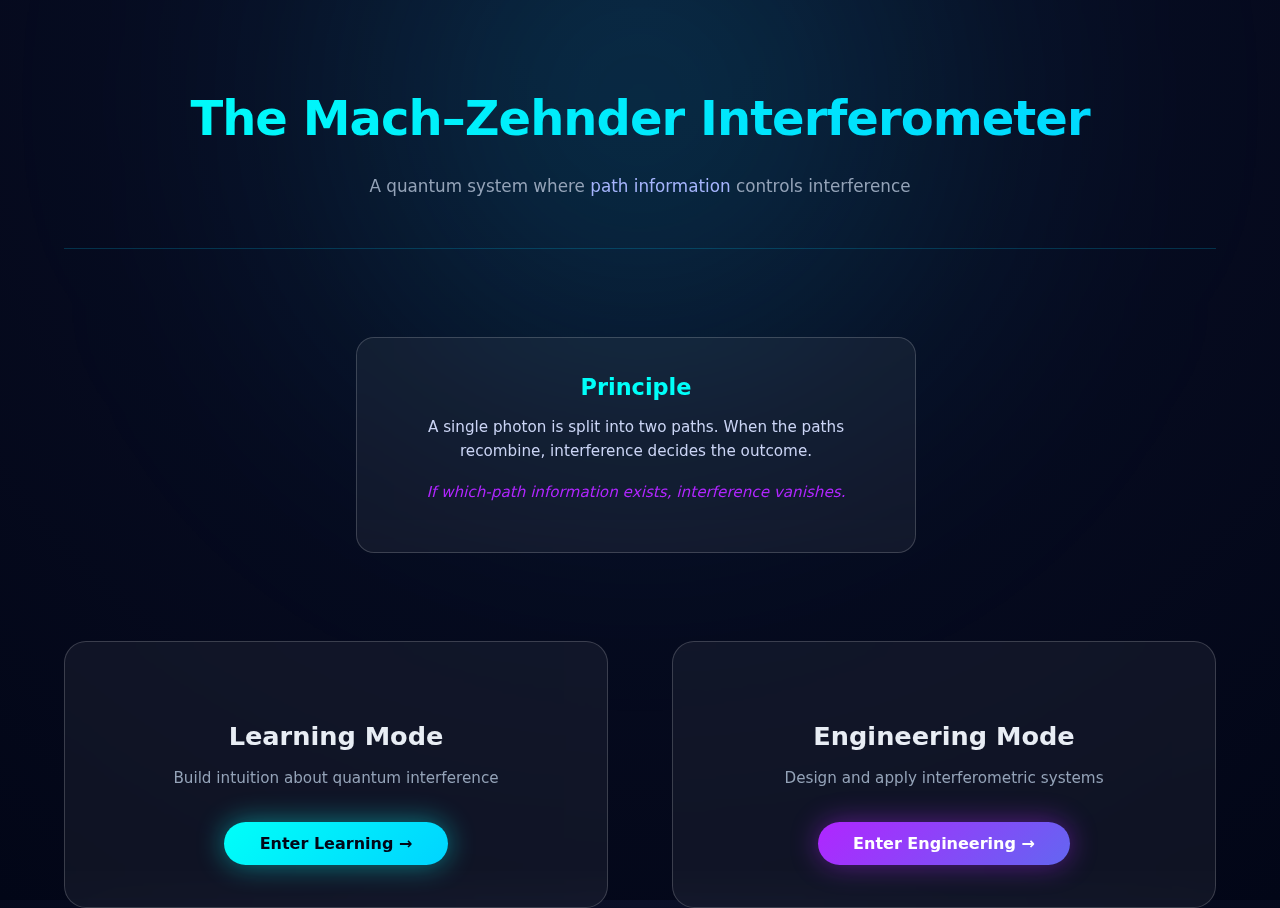
<file: index.html>
<!DOCTYPE html>
<html lang="en">
<head>
  <meta charset="UTF-8" />
  <title>Quantum Interferometry Lab</title>
  <meta name="viewport" content="width=device-width, initial-scale=1.0" />
  <link rel="stylesheet" href="styles.css" />
</head>

<body class="landing" style="overflow: auto;">

  <!-- ambient glow -->
  <div class="ambient-glow"></div>

  <div class="landing-grid">

    <!-- TOP: TITLE -->
    <header class="landing-header">
      <h1>The Mach–Zehnder Interferometer</h1>
      <p>
        A quantum system where <span>path information</span> controls interference
      </p>
    </header>

    <!-- MIDDLE: PRINCIPLE (VISUAL STYLE) -->
   <!-- PRINCIPLE ROW -->
<section class="principle-row">
  <div class="principle-box">
    <h3>Principle</h3>
    <p>
      A single photon is split into two paths. When the paths recombine,
      interference decides the outcome.
    </p>
    <p class="emphasis">
      If which-path information exists, interference vanishes.
    </p>
  </div>
</section>


    <!-- BOTTOM: MODE SELECTION -->
    <section class="mode-panels">

  <!-- Learning Panel -->
  <div class="mode-panel learning-panel">
    <h2>Learning Mode</h2>
    <p class="mode-desc">
      Build intuition about quantum interference
    </p>

    <button class="panel-btn learning-btn"
            onclick="location.href='concept.html'">
      Enter Learning →
    </button>
  </div>

  <!-- Engineering Panel -->
  <div class="mode-panel engineering-panel">
    <h2>Engineering Mode</h2>
    <p class="mode-desc">
      Design and apply interferometric systems
    </p>

    <button class="panel-btn engineering-btn"
            onclick="location.href='engineering.html'">
      Enter Engineering →
    </button>
  </div>

</section>



  </div>

  <script src="global-sound.js"></script>
</body>
</html>
</file>
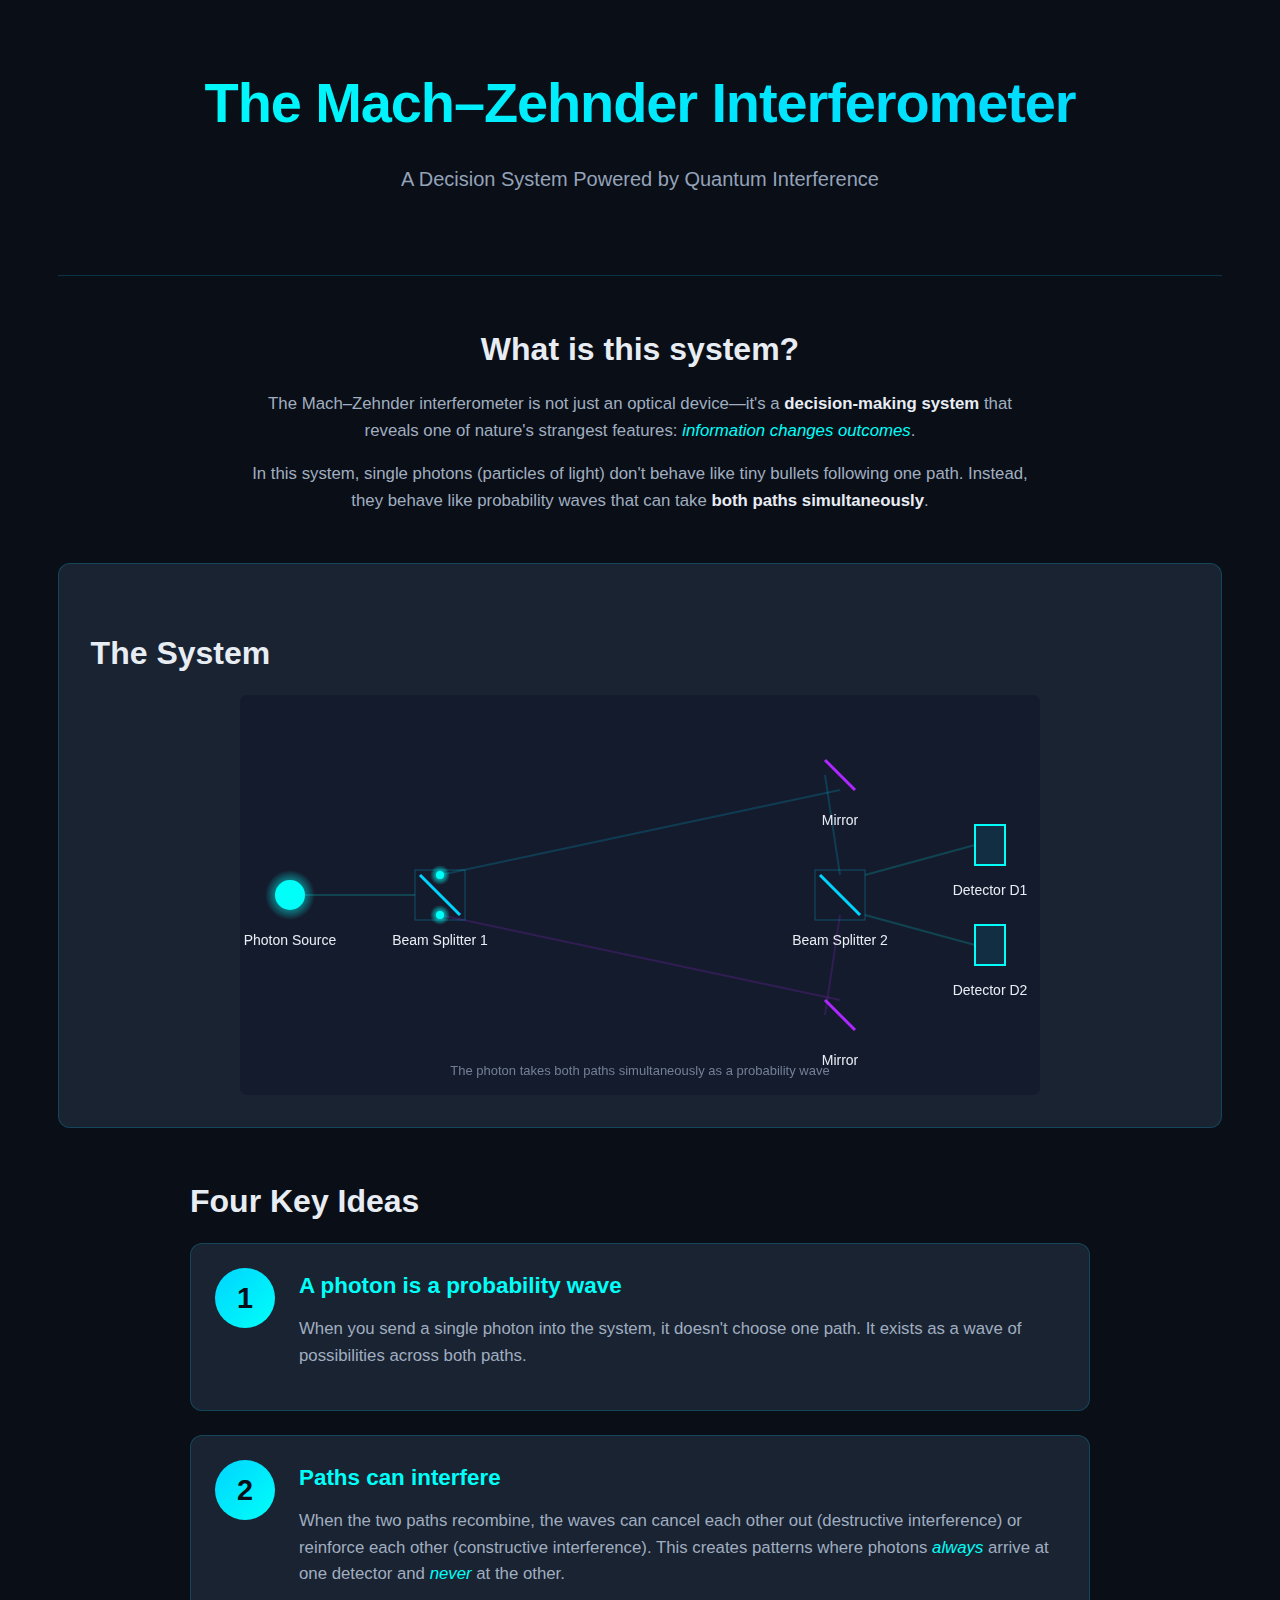
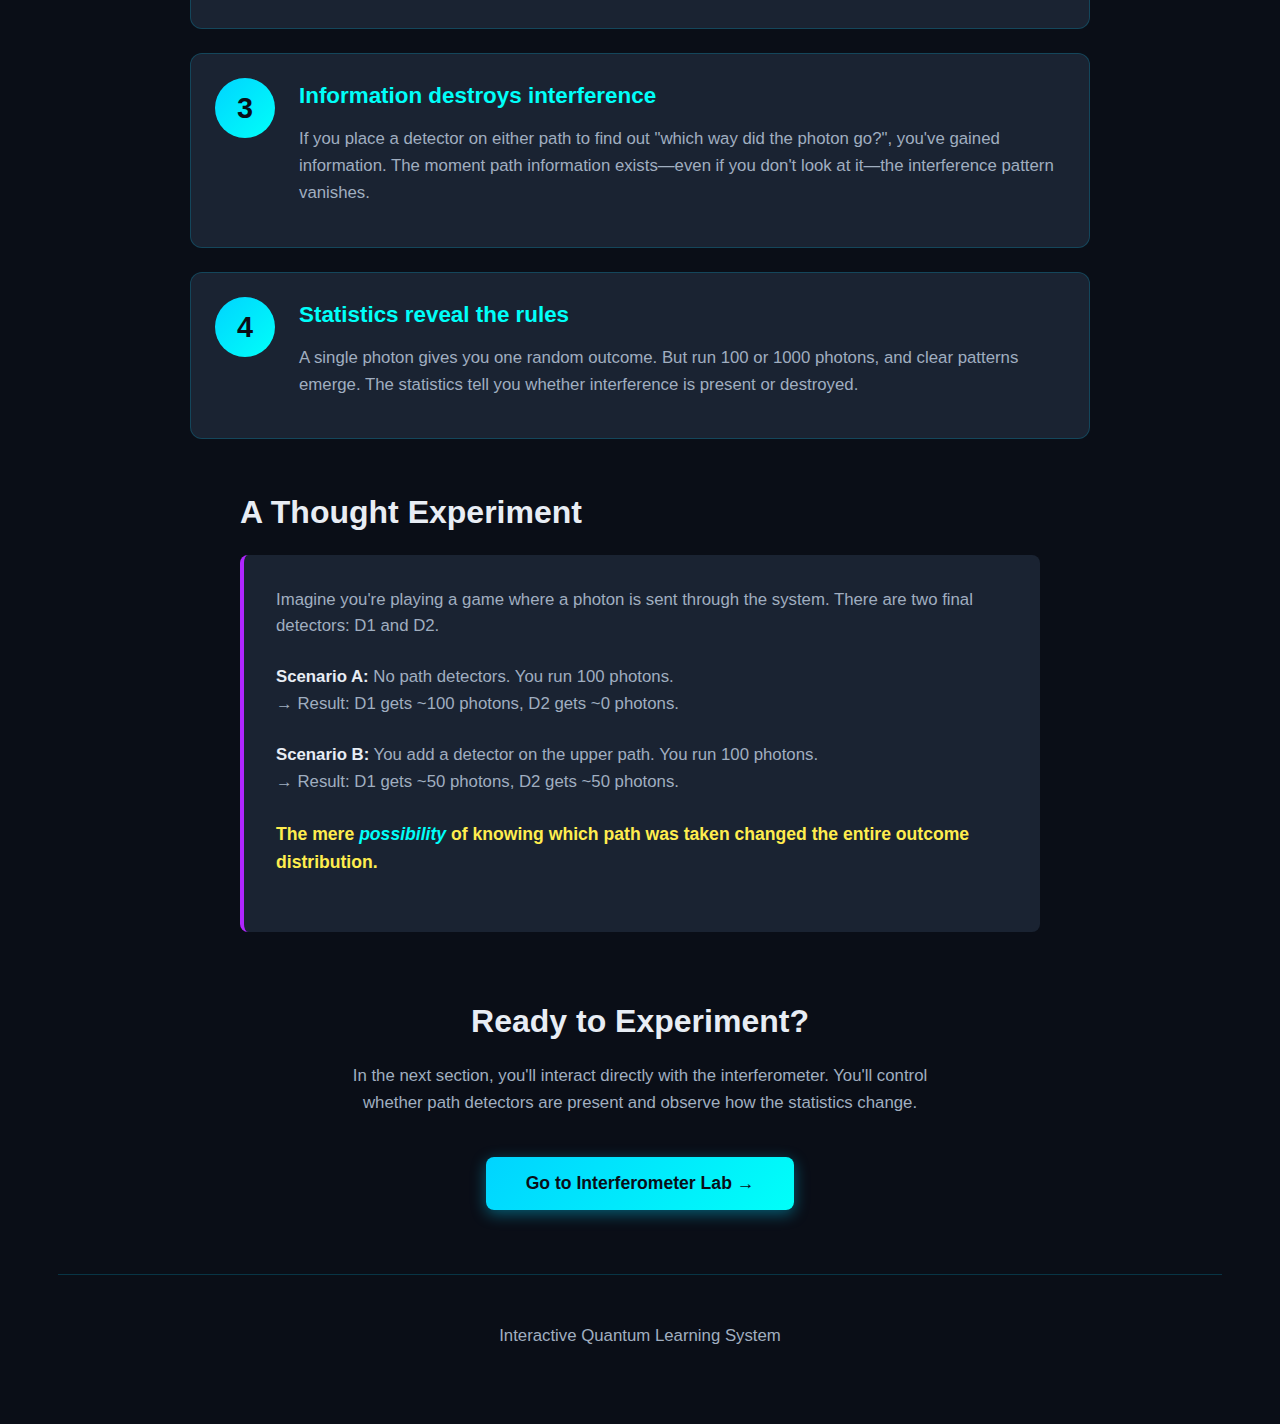
<file: concept.html>
<!DOCTYPE html>
<html lang="en">
<head>
    <meta charset="UTF-8">
    <meta name="viewport" content="width=device-width, initial-scale=1.0">
    <title>Quantum Interferometry - Interactive Learning</title>
    <link rel="stylesheet" href="styles.css">
</head>
<body class="concept-page">
    <div class="container">
        <header>
            <h1>The Mach–Zehnder Interferometer</h1>
            <p class="subtitle">A Decision System Powered by Quantum Interference</p>
        </header>

        <main>
            <section class="intro">
                <h2>What is this system?</h2>
                <p>The Mach–Zehnder interferometer is not just an optical device—it's a <strong>decision-making system</strong> that reveals one of nature's strangest features: <em>information changes outcomes</em>.</p>
                
                <p>In this system, single photons (particles of light) don't behave like tiny bullets following one path. Instead, they behave like probability waves that can take <strong>both paths simultaneously</strong>.</p>
            </section>

            <section class="canvas-section">
                <h2>The System</h2>
                <canvas id="systemCanvas" width="800" height="400"></canvas>
            </section>

            <section class="core-concepts">
                <h2>Four Key Ideas</h2>
                
                <div class="concept-card">
                    <div class="concept-number">1</div>
                    <div class="concept-content">
                        <h3>A photon is a probability wave</h3>
                        <p>When you send a single photon into the system, it doesn't choose one path. It exists as a wave of possibilities across both paths.</p>
                    </div>
                </div>

                <div class="concept-card">
                    <div class="concept-number">2</div>
                    <div class="concept-content">
                        <h3>Paths can interfere</h3>
                        <p>When the two paths recombine, the waves can cancel each other out (destructive interference) or reinforce each other (constructive interference). This creates patterns where photons <em>always</em> arrive at one detector and <em>never</em> at the other.</p>
                    </div>
                </div>

                <div class="concept-card">
                    <div class="concept-number">3</div>
                    <div class="concept-content">
                        <h3>Information destroys interference</h3>
                        <p>If you place a detector on either path to find out "which way did the photon go?", you've gained information. The moment path information exists—even if you don't look at it—the interference pattern vanishes.</p>
                    </div>
                </div>

                <div class="concept-card">
                    <div class="concept-number">4</div>
                    <div class="concept-content">
                        <h3>Statistics reveal the rules</h3>
                        <p>A single photon gives you one random outcome. But run 100 or 1000 photons, and clear patterns emerge. The statistics tell you whether interference is present or destroyed.</p>
                    </div>
                </div>
            </section>

            <section class="thought-experiment">
                <h2>A Thought Experiment</h2>
                <div class="thought-box">
                    <p>Imagine you're playing a game where a photon is sent through the system. There are two final detectors: D1 and D2.</p>
                    
                    <p><strong>Scenario A:</strong> No path detectors. You run 100 photons.<br>
                    → Result: D1 gets ~100 photons, D2 gets ~0 photons.</p>
                    
                    <p><strong>Scenario B:</strong> You add a detector on the upper path. You run 100 photons.<br>
                    → Result: D1 gets ~50 photons, D2 gets ~50 photons.</p>
                    
                    <p class="highlight">The mere <em>possibility</em> of knowing which path was taken changed the entire outcome distribution.</p>
                </div>
            </section>

            <section class="next-steps">
                <h2>Ready to Experiment?</h2>
                <p>In the next section, you'll interact directly with the interferometer. You'll control whether path detectors are present and observe how the statistics change.</p>
                
                <button class="cta-button" onclick="location.href='interferometer.html'">
                    Go to Interferometer Lab →
                </button>
            </section>
        </main>

        <footer>
            <p>Interactive Quantum Learning System</p>
        </footer>
    </div>

    <script src="concept.js"></script>
    <script src="global-sound.js"></script>

</body>
</html>
</file>
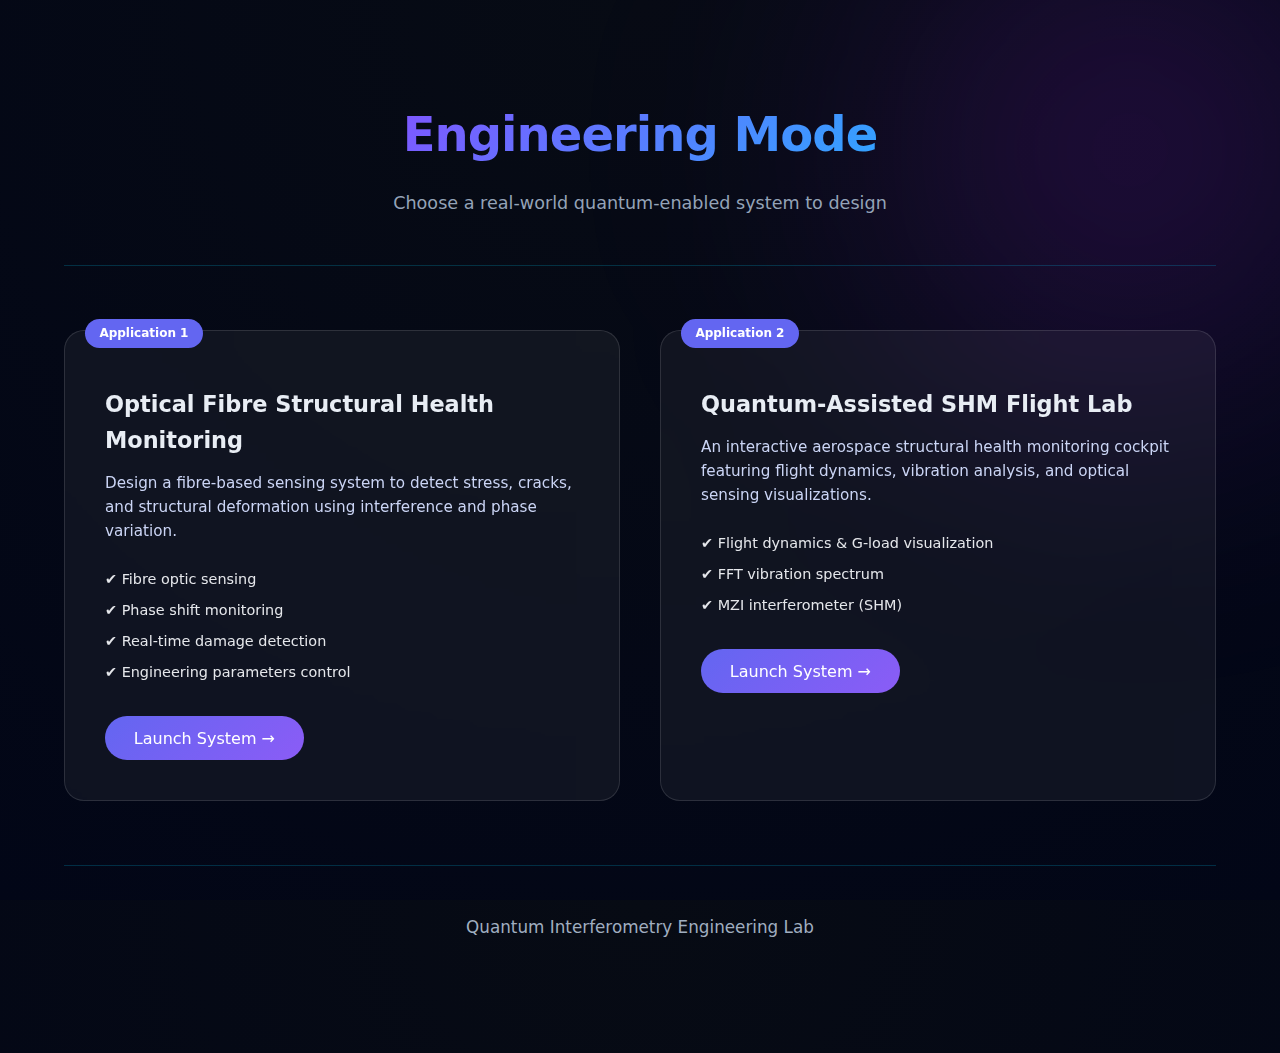
<file: engineering.html>
<!DOCTYPE html>
<html lang="en">
<head>
  <meta charset="UTF-8" />
  <title>Engineering Mode | Quantum Lab</title>
  <meta name="viewport" content="width=device-width, initial-scale=1.0" />
  <link rel="stylesheet" href="styles.css" />
</head>

<body class="engineering-page">

  <div class="eng-bg-glow"></div>

  <div class="engineering-container">

    <header class="engineering-header">
      <h1>Engineering Mode</h1>
      <p>Choose a real-world quantum-enabled system to design</p>
    </header>

    <section class="application-grid">

      <!-- Application 1 -->
      <div class="application-card active">
        <div class="app-tag">Application 1</div>
        <h2>Optical Fibre Structural Health Monitoring</h2>
        <p>
          Design a fibre-based sensing system to detect stress,
          cracks, and structural deformation using interference
          and phase variation.
        </p>

        <ul class="app-features">
          <li>✔ Fibre optic sensing</li>
          <li>✔ Phase shift monitoring</li>
          <li>✔ Real-time damage detection</li>
          <li>✔ Engineering parameters control</li>
        </ul>

        <button onclick="location.href='mzi_structural.html'">
          Launch System →
        </button>
      </div>

      <!-- Application 2 -->
     <div class="application-card">
  <div class="app-tag live">Application 2</div>

  <h2>Quantum-Assisted SHM Flight Lab</h2>

  <p>
    An interactive aerospace structural health monitoring
    cockpit featuring flight dynamics, vibration analysis,
    and optical sensing visualizations.
  </p>

  <ul class="app-features">
    <li>✔ Flight dynamics & G-load visualization</li>
    <li>✔ FFT vibration spectrum</li>
    <li>✔ MZI interferometer (SHM)</li>
  </ul>

  <button onclick="location.href='flight.html'">
    Launch System →
  </button>
</div>


    </section>

    <footer class="engineering-footer">
      <p>Quantum Interferometry Engineering Lab</p>
    </footer>

  </div>

</body>
</html>
</file>
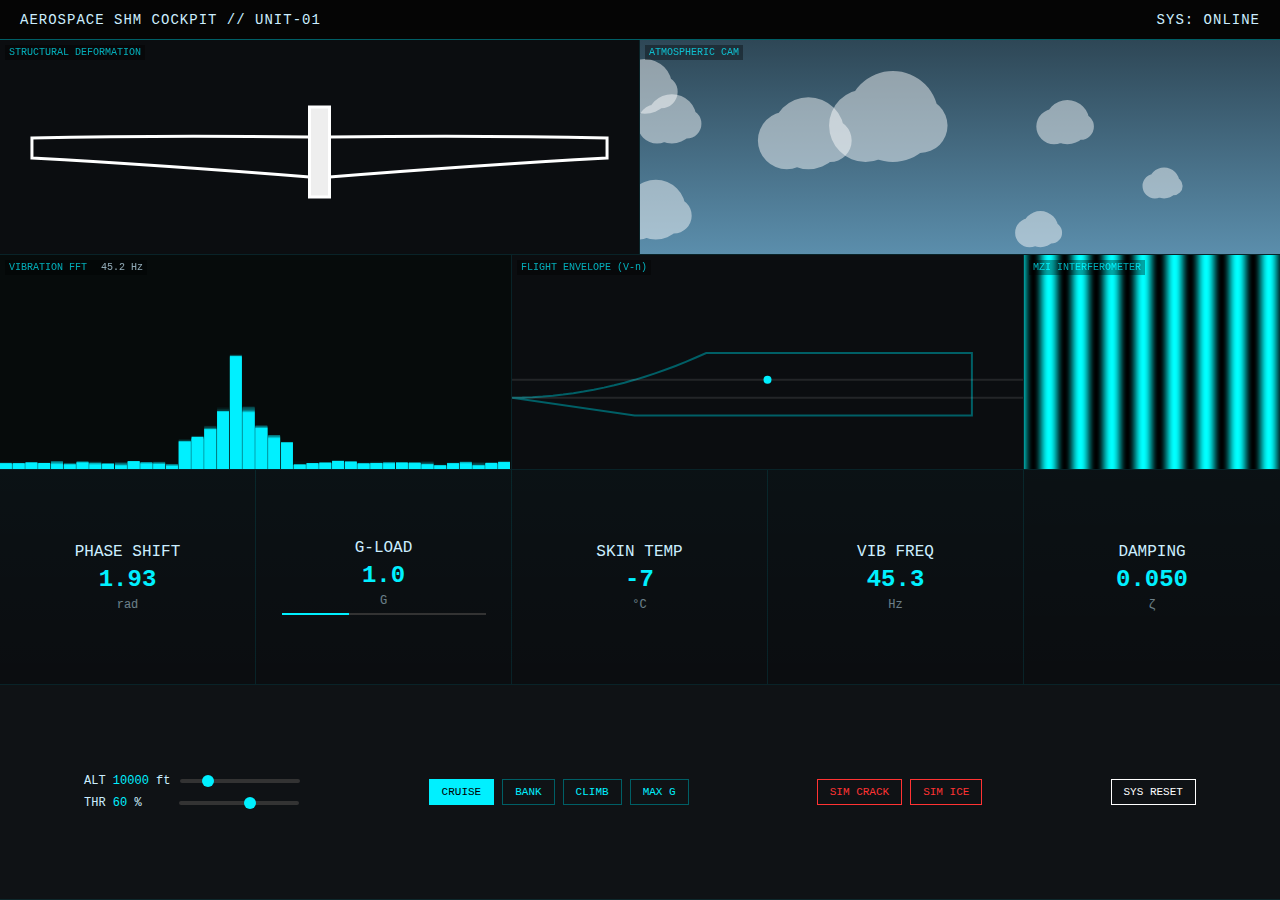
<file: flight.html>
<!DOCTYPE html>
<html lang="en">
<head>
    <meta charset="UTF-8">
    <meta name="viewport" content="width=device-width, initial-scale=1.0">
    <title>SHM Cockpit: Aerospace Structural Health Monitoring</title>
    <style>
        :root {
            --bg-color: #0b0d10;
            --panel-bg: #14181c;
            --accent-cyan: #00f0ff;
            --accent-dim: #005f66;
            --alert-amber: #ffaa00;
            --alert-red: #ff3333;
            --text-main: #cceeff;
            --grid-line: rgba(0, 240, 255, 0.1);
            --font-mono: 'Consolas', 'Monaco', 'Courier New', monospace;
        }

        * {
            box-sizing: border-box;
            user-select: none;
            margin: 0;
            padding: 0;
        }

        body {
            background-color: #000;
            color: var(--text-main);
            font-family: var(--font-mono);
            height: 100vh;
            width: 100vw;
            overflow: hidden;
            display: flex;
            flex-direction: column;
        }

        /* Top Ribbon (Excluded from calculation) */
        header {
            height: 40px;
            background: #050505;
            border-bottom: 1px solid var(--accent-dim);
            display: flex;
            align-items: center;
            padding: 0 20px;
            font-size: 14px;
            letter-spacing: 1px;
            justify-content: space-between;
            flex-shrink: 0;
        }

        /* MAIN COCKPIT CONTAINER (100w x 80h Grid) */
        #cockpit {
            flex-grow: 1;
            width: 100%;
            position: relative;
            display: grid;
            /* Grid Definition:
               Row 1: 20 units (Visuals)
               Row 2: 20 units (Graphs)
               Row 3: 20 units (Instruments)
               Row 4: 20 units (Controls)
               Total: 80 units
            */
            grid-template-rows: 25% 25% 25% 25%; 
            background: var(--bg-color);
        }

        /* SECTIONS */
        .row {
            width: 100%;
            height: 100%;
            display: flex;
            border-bottom: 1px solid var(--grid-line);
        }

        .panel {
            position: relative;
            border-right: 1px solid var(--grid-line);
            overflow: hidden;
        }

        .label {
            position: absolute;
            top: 5px;
            left: 5px;
            font-size: 10px;
            color: var(--accent-cyan);
            opacity: 0.7;
            background: rgba(0,0,0,0.5);
            padding: 2px 4px;
            z-index: 10;
            pointer-events: none;
        }

        canvas {
            display: block;
            width: 100%;
            height: 100%;
        }

        /* ROW 1: VISUALS (Y=0-20) */
        #view-wing { width: 50%; }
        #view-window { width: 50%; border-right: none; }

        /* ROW 2: GRAPHS (Y=20-40) */
        #graph-fft { width: 40%; }
        #graph-vn { width: 40%; }
        #graph-mzi { width: 20%; border-right: none; }

        /* ROW 3: INSTRUMENTS (Y=40-60) */
        .instrument {
            width: 20%;
            display: flex;
            flex-direction: column;
            justify-content: center;
            align-items: center;
            border-right: 1px solid var(--grid-line);
            background: linear-gradient(180deg, rgba(0,240,255,0.02) 0%, rgba(0,0,0,0) 100%);
        }
        .instrument:last-child { border-right: none; }
        .inst-val { font-size: 24px; color: var(--accent-cyan); font-weight: bold; margin: 5px 0; }
        .inst-unit { font-size: 12px; opacity: 0.5; }
        .inst-trend { width: 80%; height: 2px; background: #333; margin-top: 5px; position: relative; }
        .inst-trend-bar { height: 100%; background: var(--accent-cyan); transition: width 0.1s; }

        /* ROW 4: CONTROLS (Y=60-80) */
        #controls {
            display: flex;
            align-items: center;
            justify-content: space-around;
            padding: 0 20px;
            background: #0f1215;
        }

        .ctrl-group {
            display: flex;
            flex-direction: column;
            gap: 8px;
            min-width: 120px;
        }

        .ctrl-row {
            display: flex;
            align-items: center;
            gap: 10px;
            font-size: 12px;
        }

        input[type="range"] {
            -webkit-appearance: none;
            width: 120px;
            height: 4px;
            background: #333;
            border-radius: 2px;
            outline: none;
        }
        input[type="range"]::-webkit-slider-thumb {
            -webkit-appearance: none;
            width: 12px;
            height: 12px;
            background: var(--accent-cyan);
            border-radius: 50%;
            cursor: pointer;
        }

        button {
            background: transparent;
            border: 1px solid var(--accent-dim);
            color: var(--accent-cyan);
            padding: 6px 12px;
            font-family: var(--font-mono);
            font-size: 11px;
            cursor: pointer;
            transition: all 0.2s;
        }
        button:hover { background: var(--accent-dim); color: #fff; }
        button.active { background: var(--accent-cyan); color: #000; border-color: var(--accent-cyan); }
        button.danger { border-color: var(--alert-red); color: var(--alert-red); }
        button.danger.active { background: var(--alert-red); color: white; }

        /* Utility classes for text colors */
        .txt-norm { color: var(--accent-cyan); }
        .txt-warn { color: var(--alert-amber); }
        .txt-crit { color: var(--alert-red); }

    </style>
</head>
<body>

    <header>
        <span>AEROSPACE SHM COCKPIT // UNIT-01</span>
        <span>SYS: ONLINE</span>
    </header>

    <div id="cockpit">
        
        <div class="row">
            <div id="view-wing" class="panel">
                <div class="label">STRUCTURAL DEFORMATION</div>
                <canvas id="cvs-wing"></canvas>
            </div>
            <div id="view-window" class="panel">
                <div class="label">ATMOSPHERIC CAM</div>
                <canvas id="cvs-window"></canvas>
            </div>
        </div>

        <div class="row">
            <div id="graph-fft" class="panel">
    <div class="label">
        VIBRATION FFT <span id="lbl-freq-live" style="color: var(--text-main); margin-left: 8px; font-weight: normal;">0.0 Hz</span>
    </div>
    <canvas id="cvs-fft"></canvas>
</div>
            <div id="graph-vn" class="panel">
                <div class="label">FLIGHT ENVELOPE (V-n)</div>
                <canvas id="cvs-vn"></canvas>
            </div>
            <div id="graph-mzi" class="panel">
                <div class="label">MZI INTERFEROMETER</div>
                <canvas id="cvs-mzi"></canvas>
            </div>
        </div>

        <div class="row">
            <div class="instrument">
                <span class="inst-label">PHASE SHIFT</span>
                <span class="inst-val" id="val-phase">0.00</span>
                <span class="inst-unit">rad</span>
            </div>
            <div class="instrument">
                <span class="inst-label">G-LOAD</span>
                <span class="inst-val" id="val-g">1.0</span>
                <span class="inst-unit">G</span>
                <div class="inst-trend"><div class="inst-trend-bar" id="bar-g" style="width: 50%"></div></div>
            </div>
            <div class="instrument">
                <span class="inst-label">SKIN TEMP</span>
                <span class="inst-val" id="val-temp">-50</span>
                <span class="inst-unit">°C</span>
            </div>
            <div class="instrument">
                <span class="inst-label">VIB FREQ</span>
                <span class="inst-val" id="val-freq">0</span>
                <span class="inst-unit">Hz</span>
            </div>
            <div class="instrument">
                <span class="inst-label">DAMPING</span>
                <span class="inst-val" id="val-damp">0.05</span>
                <span class="inst-unit">ζ</span>
            </div>
        </div>

        <div class="row" id="controls">
            
            <div class="ctrl-group">
    <div class="ctrl-row">
        <span style="min-width: 85px; font-variant-numeric: tabular-nums;">
            ALT <span id="lbl-alt-val" class="txt-norm">10000</span> ft
        </span>
        <input type="range" id="sl-alt" min="0" max="50000" step="100" value="10000">
    </div>
    <div class="ctrl-row">
        <span style="min-width: 85px; font-variant-numeric: tabular-nums;">
            THR <span id="lbl-thr-val" class="txt-norm">60</span> %
        </span>
        <input type="range" id="sl-thr" min="0" max="100" step="1" value="60">
    </div>
</div>

            <div class="ctrl-group" style="flex-direction: row;">
                <button onclick="app.setManeuver('cruise')" id="btn-cruise" class="active">CRUISE</button>
                <button onclick="app.setManeuver('turn')" id="btn-turn">BANK</button>
                <button onclick="app.setManeuver('climb')" id="btn-climb">CLIMB</button>
                <button onclick="app.setManeuver('max')" id="btn-max">MAX G</button>
            </div>

            <div class="ctrl-group" style="flex-direction: row;">
                <button onclick="app.toggleDamage('crack')" id="btn-crack" class="danger">SIM CRACK</button>
                <button onclick="app.toggleDamage('ice')" id="btn-ice" class="danger">SIM ICE</button>
            </div>

            <button onclick="app.reset()" style="border-color: #fff; color: #fff;">SYS RESET</button>
        </div>
    </div>
<script>
        /**
         * ENGINEERING CONSTANTS
         */
        const CONSTANTS = {
            WING_SPAN: 80, // % of canvas width
            MAX_G: 9.0,
            MIN_G: -3.0,
            STALL_SPEED: 120, // knots
            VNE: 450, // Velocity Never Exceed
            BASE_TEMP: 15, // Sea level temp C
            LAPSE_RATE: 0.0065, // Temp drop per meter
            GRAVITY: 9.81
        };

        /**
         * STATE MANAGEMENT
         */
        const State = {
            // Flight Physics
            altitude: 10000, // ft
            targetAltitude: 10000,
            airspeed: 250, // knots
            targetAirspeed: 250,
            
            // Velocity tracking
            prevAirspeed: 250, 
            verticalSpeed: 0, 
            prevVerticalSpeed: 0, 
            
            gLoad: 1.0,
            targetGLoad: 1.0,

            // Structural Health
            vibrationAmp: 0.5,
            vibrationFreq: 45, // Hz
            temperature: -5,
            damping: 0.05,
            
            // MZI Optical Physics State
            phaseShift: 0,          // Total optical phase (smoothed)
            mziVisibility: 1.0,     // Fringe contrast (0.0 - 1.0)
            mziNoise: 0.0,          // Optical noise floor
            mziDistortion: 0.0,     // Spatial wavefront distortion
            crackPhaseDrift: 0.0,   // Accumulator for drift
            
            // Damage Flags
            hasCrack: false,
            hasIce: false,
            
            // Visuals
            cloudOpacity: 1.0,
            warningActive: false,
            throttleImpulse: 0.0,
            
            // Alarm Logic
            alarmTimer: 0.0, 

            // System
            time: 0
        };

        /**
         * RENDERER CLASS
         * Handles Canvas Scaling and Drawing
         */
        class CanvasRenderer {
            constructor(id) {
                this.canvas = document.getElementById(id);
                this.ctx = this.canvas.getContext('2d');
                this.width = 0;
                this.height = 0;
                this.mziBuffer = null; 
                this.resize();
                window.addEventListener('resize', () => this.resize());
            }

            resize() {
                const parent = this.canvas.parentElement;
                this.width = parent.clientWidth;
                this.height = parent.clientHeight;
                
                const dpr = window.devicePixelRatio || 1;
                this.canvas.width = this.width * dpr;
                this.canvas.height = this.height * dpr;
                
                this.ctx.setTransform(1, 0, 0, 1, 0, 0); 
                this.ctx.scale(dpr, dpr);

                if(this.mziBuffer) this.mziBuffer = null;
            }

            clear() {
                this.ctx.clearRect(0, 0, this.width, this.height);
            }
        }

        /**
         * APPLICATION ENGINE
         */
        const app = {
            renderers: {},
            clouds: [],
            lastTime: 0,
            fftData: new Array(40).fill(0),
            
            init() {
                this.renderers.wing = new CanvasRenderer('cvs-wing');
                this.renderers.window = new CanvasRenderer('cvs-window');
                this.renderers.fft = new CanvasRenderer('cvs-fft');
                this.renderers.vn = new CanvasRenderer('cvs-vn');
                this.renderers.mzi = new CanvasRenderer('cvs-mzi');

                for(let i=0; i<8; i++) {
                    this.clouds.push({
                        x: Math.random() * 100,
                        y: Math.random() * 100,
                        scale: 0.5 + Math.random() * 1.5,
                        opacity: 0.2 + Math.random() * 0.4
                    });
                }

                const alarmOverlay = document.createElement('div');
                alarmOverlay.id = 'alarm-overlay';
                alarmOverlay.style.cssText = `
                    position: absolute; top: 0; left: 0; width: 100%; height: 100%;
                    pointer-events: none; z-index: 999;
                    background: radial-gradient(circle, transparent 40%, rgba(255,0,0,0) 60%);
                    box-shadow: inset 0 0 100px rgba(255,0,0,0);
                    transition: opacity 0.1s;
                    opacity: 0;
                `;
                document.getElementById('cockpit').appendChild(alarmOverlay);

               document.getElementById('sl-alt').addEventListener('input', (e) => {
    State.targetAltitude = parseFloat(e.target.value);
    // Update Altitude Label
    document.getElementById('lbl-alt-val').innerText = e.target.value;
});
                document.getElementById('sl-thr').addEventListener('input', (e) => {
    const val = parseFloat(e.target.value);
    State.targetAirspeed = 100 + (val * 4); 
    // Update Throttle Label
    document.getElementById('lbl-thr-val').innerText = val; 
});

                this.lastTime = performance.now();
                requestAnimationFrame((t) => this.loop(t));
            },

            setManeuver(type) {
                document.querySelectorAll('#controls button').forEach(b => {
                    if(!b.classList.contains('danger')) b.classList.remove('active');
                });
                document.getElementById(`btn-${type}`).classList.add('active');

                switch(type) {
                    case 'cruise': State.targetGLoad = 1.0; break;
                    case 'turn': State.targetGLoad = 2.5; break;
                    case 'climb': State.targetGLoad = 1.2; break;
                    case 'max': State.targetGLoad = 6.0; break;
                }
            },

            toggleDamage(type) {
                if(type === 'crack') {
                    State.hasCrack = !State.hasCrack;
                    document.getElementById('btn-crack').classList.toggle('active');
                }
                if(type === 'ice') {
                    State.hasIce = !State.hasIce;
                    document.getElementById('btn-ice').classList.toggle('active');
                }
            },

            reset() {
                State.targetAltitude = 10000;
                State.targetAirspeed = 250;
                State.targetGLoad = 1.0;
                State.hasCrack = false;
                State.hasIce = false;
                document.getElementById('sl-alt').value = 10000;
                document.getElementById('sl-thr').value = 37.5; 
                this.setManeuver('cruise');
                document.getElementById('btn-crack').classList.remove('active');
                document.getElementById('btn-ice').classList.remove('active');
                State.alarmTimer = 0;
                State.warningActive = false;
                State.throttleImpulse = 0;
                State.crackPhaseDrift = 0;
                State.mziVisibility = 1.0;
            },

            updatePhysics(dt) {
                State.time += dt;

                const prevAlt = State.altitude;
                
                const lag = 2.0 * dt; 
                State.altitude += (State.targetAltitude - State.altitude) * lag;
                State.airspeed += (State.targetAirspeed - State.airspeed) * lag;
                State.gLoad += (State.targetGLoad - State.gLoad) * (lag * 2);

                State.verticalSpeed = ((State.altitude - prevAlt) / dt) * 60; 

                // --- STABILIZED PHYSICS COUPLING (Part B) ---
                const prevVS = State.prevVerticalSpeed || 0;
                const vAccel = (State.verticalSpeed - prevVS) / dt; 
                State.prevVerticalSpeed = State.verticalSpeed;
                
                // STABILITY FIX: Significantly reduced gain (0.00015 -> 0.00003)
                // This prevents explosive G-load changes when moving slider quickly
                let transientG = -vAccel * 0.00003; 
                
                // STABILITY FIX: Conservative clamping (+/- 0.2G)
                transientG = Math.max(-0.2, Math.min(0.2, transientG)); 
                
                State.gLoad += transientG;
                State.airspeed += (transientG * 8);

                const prevAS = State.prevAirspeed;
                const speedAccel = (State.airspeed - prevAS) / dt;
                State.prevAirspeed = State.airspeed;
                
                // Throttle/Speed impulse (kept active for wing visuals)
                let targetThrottleBend = speedAccel * 0.60;
                targetThrottleBend = Math.max(-40, Math.min(40, targetThrottleBend));
                State.throttleImpulse += (targetThrottleBend - State.throttleImpulse) * (5.0 * dt);

                // --- STABILIZED MZI OPTICS (Part A) ---
                
                // 1. Static Strain: Reduced sensitivity (PI * 1.5 instead of 2.5) for readability
                const targetStrainPhase = (State.gLoad - 1.0) * Math.PI * 1.5;

                // 2. Thermal Drift: Reduced sensitivity (0.05 instead of 0.15) for slow educational drift
                const targetTempPhase = (State.temperature + 50) * 0.05;

                // 3. Vibration: Reduced amplitude coupling to prevent visual chaos
                const targetVibPhase = Math.sin(State.time * State.vibrationFreq * 0.5) * (State.vibrationAmp * 0.5);

                // 4. Crack Logic: Replaced noise with Visibility Loss (Contrast reduction)
                if (State.hasCrack) {
                    // Slow, persistent drift instead of random noise
                    State.crackPhaseDrift += dt * 0.2; 
                    // Reduced visibility simulates decoherence (Coherence length reduction)
                    State.mziVisibility = 0.6; 
                } else {
                    State.crackPhaseDrift *= 0.95; // Decay drift when healed
                    State.mziVisibility = 1.0;
                }

                if (Math.abs(State.gLoad - 1.0) > 3.0) {
                    State.mziVisibility *= 0.9; // Slight contrast loss at high G
                }

                // Sum targets
                const totalTargetPhase = targetStrainPhase + targetTempPhase + targetVibPhase + State.crackPhaseDrift;

                // 5. SMOOTHING (Low Pass Filter)
                // Critical for stability: Phase approaches target over time, smoothing out jitter
                State.phaseShift += (totalTargetPhase - State.phaseShift) * (3.0 * dt);

                // --- END MZI PHYSICS ---

                State.cloudOpacity = Math.max(0, Math.min(1, (50000 - State.altitude) / 15000));
                State.temperature = 15 - (State.altitude / 1000 * 2);
                
                let baseFreq = 45; 
                let baseDamp = 0.05;

                if(State.hasCrack) {
                    baseFreq -= 15; 
                    baseDamp = 0.01; 
                }
                if(State.hasIce) {
                    baseFreq -= 5; 
                    baseDamp = 0.15; 
                }
                
                State.vibrationFreq = baseFreq + (Math.random() * 0.5); 
                State.damping = baseDamp;

                let isUnsafe = false;
                const v = State.airspeed;
                const g = State.gLoad;
                const vs = CONSTANTS.STALL_SPEED;
                
                if (v > CONSTANTS.VNE) isUnsafe = true;
                const maxSafeG = Math.min((v / vs) ** 2, 2.5);
                if (g > maxSafeG) isUnsafe = true;
                let minSafeG = -1.0;
                if (v < vs) minSafeG = -1.0 * (v / vs);
                if (g < minSafeG) isUnsafe = true;

                if (isUnsafe) State.alarmTimer += dt;
                else State.alarmTimer -= dt;
                State.alarmTimer = Math.max(0, Math.min(0.5, State.alarmTimer));
                State.warningActive = (State.alarmTimer > 0.2);

                this.updateInstruments();
            },

            updateInstruments() {
                const formatVal = (id, val, fix) => {
                    const el = document.getElementById(id);
                    const current = parseFloat(el.innerText) || 0;
                    const smooth = current + (val - current) * 0.2; 
                    el.innerText = smooth.toFixed(fix);
                };
                document.getElementById('lbl-freq-live').innerText = State.vibrationFreq.toFixed(1) + " Hz";
                formatVal('val-phase', State.phaseShift, 2);
                formatVal('val-g', State.gLoad, 1);
                formatVal('val-temp', State.temperature, 0);
                formatVal('val-freq', State.vibrationFreq, 1);
                formatVal('val-damp', State.damping, 3);

                const gEl = document.getElementById('val-g');
                gEl.classList.remove('txt-norm', 'txt-warn', 'txt-crit');
                
                let gClass = 'txt-norm';
                if (State.warningActive) gClass = 'txt-crit';
                else if (Math.abs(State.gLoad) > 2.0) gClass = 'txt-warn';
                
                gEl.classList.add(gClass);
                
                const gPct = ((State.gLoad + 3) / 12) * 100;
                document.getElementById('bar-g').style.width = `${Math.min(Math.max(gPct, 0), 100)}%`;
            },

            loop(now) {
                const dt = (now - this.lastTime) / 1000;
                this.lastTime = now;

                this.updatePhysics(dt);

                this.drawWindow(dt);
                this.drawWing(dt);
                this.drawFFT(dt);
                this.drawVN();
                this.drawMZI();
                this.updateAlarm(dt);

                requestAnimationFrame((t) => this.loop(t));
            },

            updateAlarm(dt) {
                const el = document.getElementById('alarm-overlay');
                if (State.warningActive) {
                    const intensity = (Math.sin(State.time * 15) + 1) * 0.5; 
                    el.style.background = `radial-gradient(circle at center, transparent 30%, rgba(255,0,0,${intensity * 0.6}) 90%)`;
                    el.style.boxShadow = `inset 0 0 150px rgba(255, 0, 0, ${intensity})`;
                    el.style.opacity = 1;
                } else {
                    el.style.opacity = 0;
                }
            },

            drawWindow(dt) {
                const r = this.renderers.window;
                r.clear();
                const ctx = r.ctx;
                const w = r.width;
                const h = r.height;

                const normAlt = Math.min(Math.max(State.altitude / 50000, 0), 1);
                const altFactor = Math.pow(normAlt, 0.7);
                
                const r1=135, g1=206, b1=235;
                const r2=0, g2=10, b2=40;
                
                const R = r1 + (r2-r1)*altFactor;
                const G = g1 + (g2-g1)*altFactor;
                const B = b1 + (b2-b1)*altFactor;

                const grad = ctx.createLinearGradient(0, 0, 0, h);
                grad.addColorStop(0, `rgb(${R*0.5}, ${G*0.5}, ${B*0.5})`); 
                grad.addColorStop(1, `rgb(${R}, ${G}, ${B})`);
                ctx.fillStyle = grad;
                ctx.fillRect(0,0,w,h);

                const speedX = (State.airspeed / 10) * dt; 
                const speedY = (State.verticalSpeed / 200) * dt;

                const baseOpacity = 0.6 - (altFactor * 0.4);
                const finalOpacity = baseOpacity * (State.cloudOpacity !== undefined ? State.cloudOpacity : 1);
                
                ctx.fillStyle = `rgba(255,255,255,${finalOpacity})`;

                this.clouds.forEach(c => {
                    c.x -= speedX * c.scale;
                    c.y += speedY * c.scale; 

                    if(c.x < -20) c.x = 120;
                    if(c.y < -20) c.y = 120;
                    if(c.y > 120) c.y = -20;

                    const cx = (c.x / 100) * w;
                    const cy = (c.y / 100) * h;
                    
                    ctx.beginPath();
                    ctx.arc(cx, cy, 20 * c.scale, 0, Math.PI*2);
                    ctx.arc(cx + 15*c.scale, cy - 5*c.scale, 25 * c.scale, 0, Math.PI*2);
                    ctx.arc(cx + 30*c.scale, cy, 15 * c.scale, 0, Math.PI*2);
                    ctx.fill();
                });
            },

            drawWing(dt) {
                const r = this.renderers.wing;
                r.clear();
                const ctx = r.ctx;
                const w = r.width;
                const h = r.height;
                const cx = w / 2;
                const cy = h / 2;

                const VISUAL_BEND_GAIN = h * 0.45; 
                const VISUAL_FLUTTER_BASE = 4.0;   
                const VISUAL_FLUTTER_CRACK = 15.0;  

                const flutterAmp = State.hasCrack ? VISUAL_FLUTTER_CRACK : VISUAL_FLUTTER_BASE;
                const vibration = Math.sin(State.time * 25) * flutterAmp; 

                const staticBend = (State.gLoad - 1.0) * VISUAL_BEND_GAIN;
                const bendY = staticBend + vibration + State.throttleImpulse;

                const strain = Math.abs(State.gLoad - 1.0);
                ctx.lineWidth = 3 + Math.min(strain * 1.5, 6);
                ctx.strokeStyle = '#fff';
                ctx.fillStyle = '#eee';

                ctx.beginPath();
                ctx.moveTo(cx - 10, cy - 40);
                ctx.lineTo(cx + 10, cy - 40);
                ctx.lineTo(cx + 10, cy + 50);
                ctx.lineTo(cx - 10, cy + 50);
                ctx.closePath();
                ctx.fill();
                ctx.stroke();

                // Left Wing
                ctx.beginPath();
                ctx.moveTo(cx - 10, cy - 10); 
                ctx.quadraticCurveTo(
                    cx - w*0.25, cy - 10 + (bendY * 0.5), 
                    cx - w*0.45, cy - 5 + bendY           
                );
                ctx.lineTo(cx - w*0.45, cy + 15 + bendY); 
                ctx.quadraticCurveTo(
                    cx - w*0.25, cy + 20 + (bendY * 0.5), 
                    cx - 10, cy + 30                      
                );
                ctx.closePath();
                ctx.stroke();
                
                if(State.gLoad > 2) {
                    ctx.strokeStyle = '#ffaa00';
                    ctx.beginPath();
                    ctx.moveTo(cx, cy);
                    ctx.lineTo(cx, cy + (State.gLoad * 5));
                    ctx.stroke();
                }
                
                // Right Wing
                ctx.strokeStyle = '#fff';
                ctx.beginPath();
                ctx.moveTo(cx + 10, cy - 10);
                ctx.quadraticCurveTo(
                    cx + w*0.25, cy - 10 + (bendY * 0.5), 
                    cx + w*0.45, cy - 5 + bendY
                );
                ctx.lineTo(cx + w*0.45, cy + 15 + bendY);
                ctx.quadraticCurveTo(
                    cx + w*0.25, cy + 20 + (bendY * 0.5), 
                    cx + 10, cy + 30
                );
                ctx.closePath();
                ctx.stroke();
            },

            drawFFT(dt) {
                const r = this.renderers.fft;
                const ctx = r.ctx;
                const w = r.width;
                const h = r.height;

                ctx.fillStyle = 'rgba(11, 13, 16, 0.2)';
                ctx.fillRect(0,0,w,h);

                const peakIndex = Math.floor(State.vibrationFreq / 2.5); 
                
                for(let i=0; i<40; i++) {
                    let val = Math.random() * 5; 
                    
                    const dist = Math.abs(i - peakIndex);
                    if(dist < 5) {
                        val += (50 / (dist + 1)) * State.gLoad;
                    }

                    if(State.hasCrack && i > peakIndex) {
                        const harm = Math.abs(i - (peakIndex * 2));
                        if(harm < 3) val += 30 / (harm + 1);
                    }

                    this.fftData[i] += (val - this.fftData[i]) * 0.2;
                }

                const barW = w / 40;
                ctx.fillStyle = State.hasCrack ? '#ff3333' : '#00f0ff';
                
                for(let i=0; i<40; i++) {
                    const barH = (this.fftData[i] / 100) * h;
                    ctx.fillRect(i * barW, h - barH, barW - 1, barH);
                }
            },

            drawVN() {
                const r = this.renderers.vn;
                r.clear();
                const ctx = r.ctx;
                const w = r.width;
                const h = r.height;

                const maxV = 500;
                const maxG = 8;
                const minG = -4;
                const rangeG = maxG - minG;

                const getX = (v) => (v / maxV) * w;
                const getY = (g) => h - ((g - minG) / rangeG) * h;

                ctx.strokeStyle = '#005f66';
                ctx.lineWidth = 2;
                ctx.beginPath();
                ctx.moveTo(getX(0), getY(0));
                for(let v=10; v<=CONSTANTS.STALL_SPEED * 2; v+=10) {
                     const gLim = Math.min((v/CONSTANTS.STALL_SPEED)**2, 2.5); 
                     ctx.lineTo(getX(v), getY(gLim));
                }
                ctx.lineTo(getX(CONSTANTS.VNE), getY(2.5));
                ctx.lineTo(getX(CONSTANTS.VNE), getY(-1));
                ctx.lineTo(getX(CONSTANTS.STALL_SPEED), getY(-1));
                ctx.closePath();
                ctx.stroke();

                ctx.strokeStyle = 'rgba(255,255,255,0.1)';
                ctx.beginPath();
                ctx.moveTo(0, getY(0)); ctx.lineTo(w, getY(0)); 
                ctx.moveTo(0, getY(1)); ctx.lineTo(w, getY(1)); 
                ctx.stroke();

                const px = getX(State.airspeed);
                const py = getY(State.gLoad);

                let color = '#00f0ff';
                if(State.warningActive) color = '#ff3333';
                else if(Math.abs(State.gLoad) > 2.0) color = '#ffaa00';

                ctx.fillStyle = color;
                ctx.beginPath();
                ctx.arc(px, py, 4, 0, Math.PI*2);
                ctx.fill();
            },

            drawMZI() {
                const r = this.renderers.mzi;
                const ctx = r.ctx;
                const w = r.width;
                const h = r.height;

                if (!r.mziBuffer || r.mziBuffer.width !== w || r.mziBuffer.height !== h) {
                    r.mziBuffer = ctx.createImageData(w, h);
                }
                
                const imgData = r.mziBuffer;
                const data = imgData.data;

                const freq = 0.2; 
                const shift = State.phaseShift * 10; 

                const baseIntensity = 128;
                const visibility = State.mziVisibility; 
                const amplitude = 127 * visibility; 

                // Removed noise/distortion logic for cleaner, smoother fringes
                for(let y=0; y<h; y++) {
                    for(let x=0; x<w; x++) {
                        let intensity = baseIntensity + amplitude * Math.cos((x * freq) + shift);
                        
                        intensity = Math.max(0, Math.min(255, intensity));
                        
                        const idx = (y * w + x) * 4;
                        data[idx] = 0;     
                        data[idx+1] = intensity; 
                        data[idx+2] = intensity; 
                        data[idx+3] = 255; 
                    }
                }
                ctx.putImageData(imgData, 0, 0);
            }
        };

        window.onload = () => app.init();

    </script>
</body>
</html>
</file>
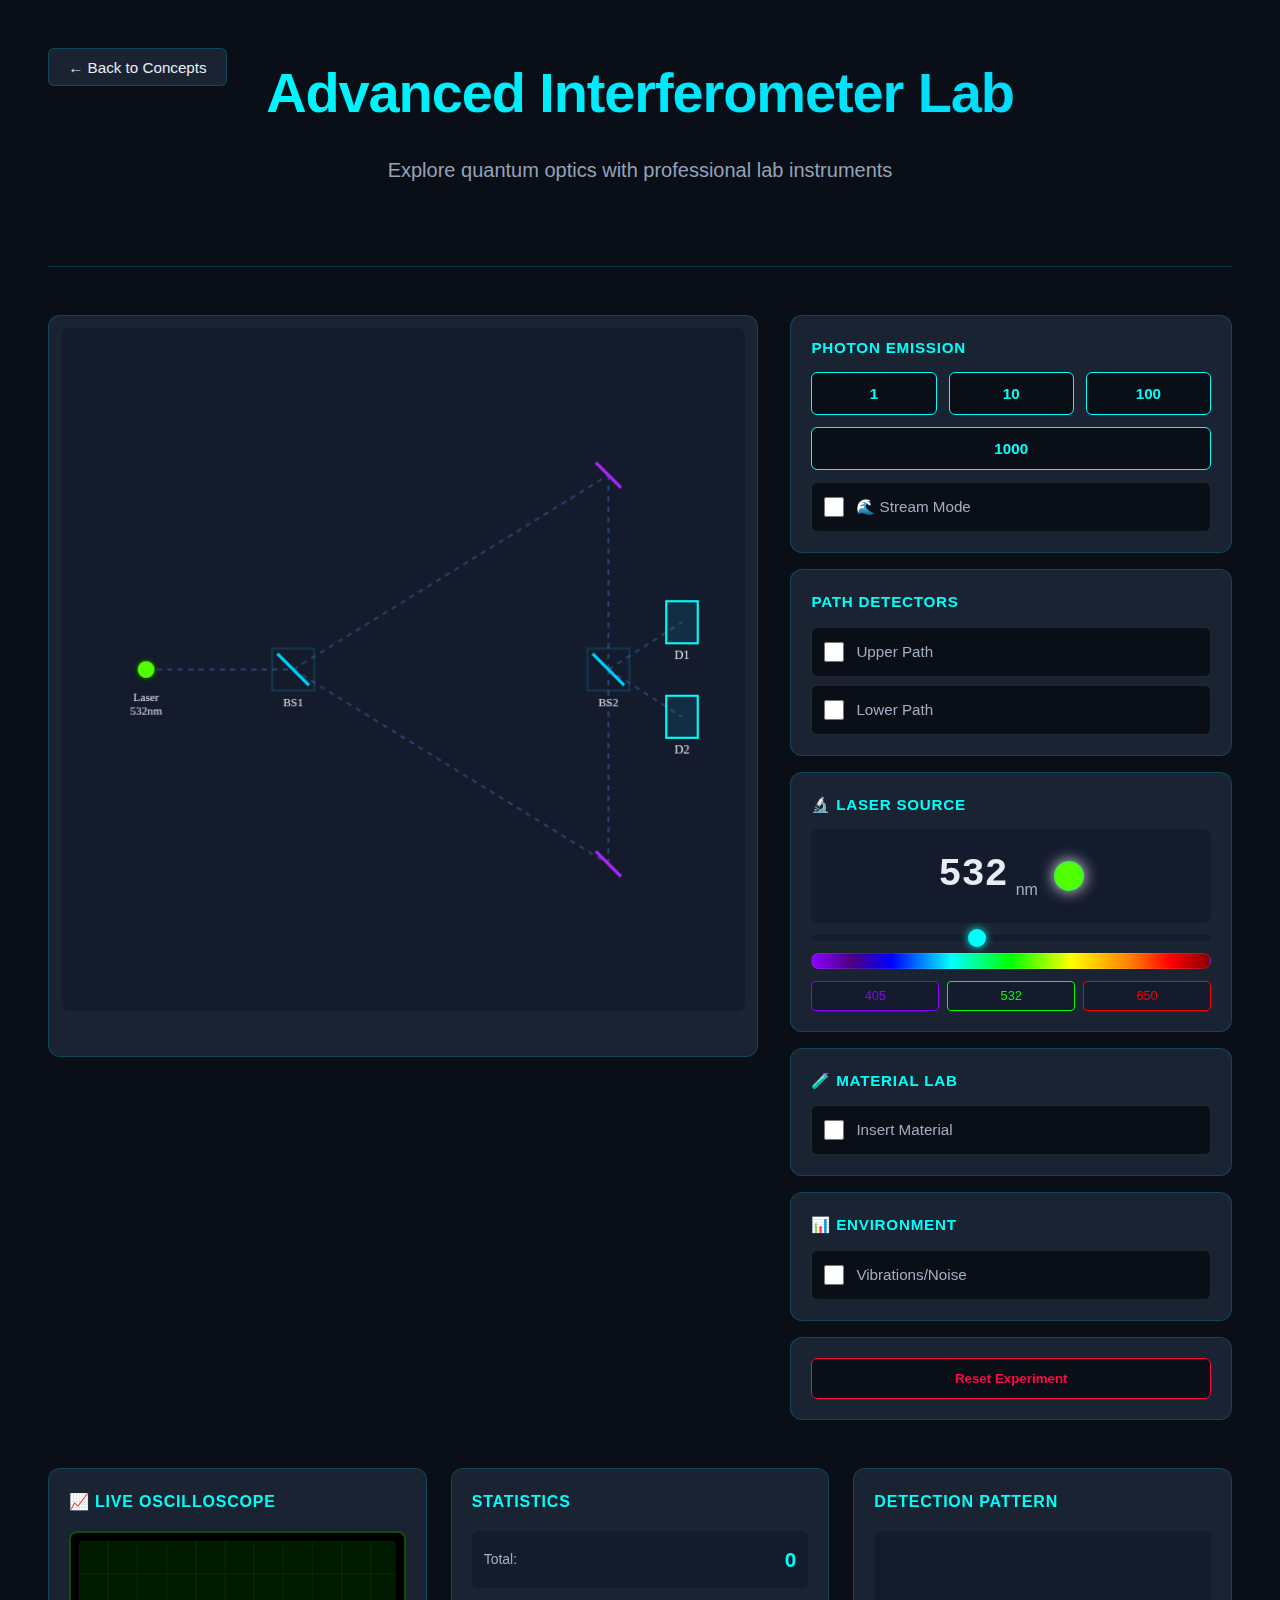
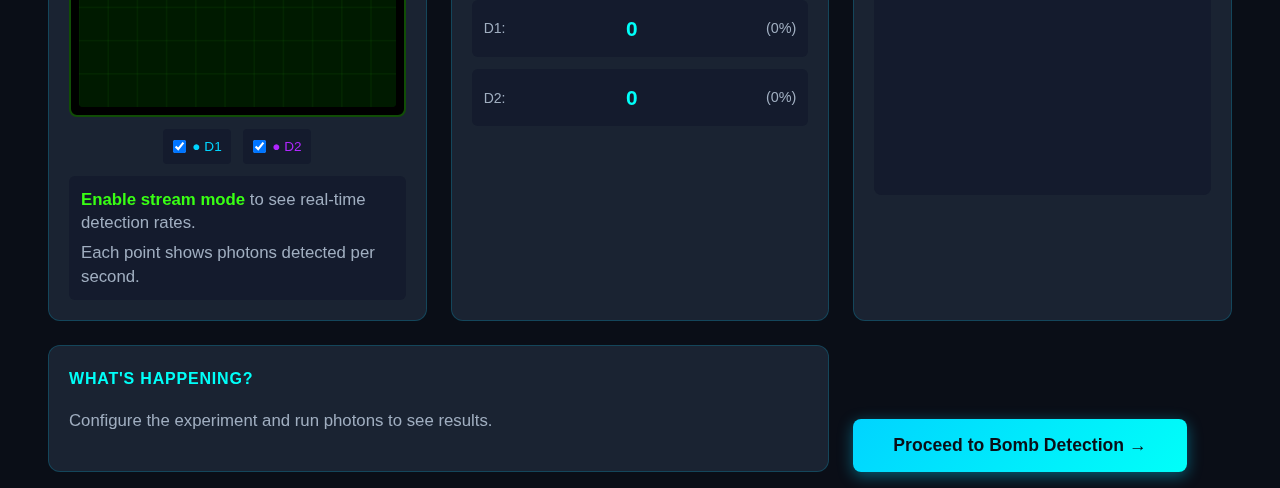
<file: interferometer-advanced.html>
<!DOCTYPE html>
<html lang="en">
<head>
    <meta charset="UTF-8">
    <meta name="viewport" content="width=device-width, initial-scale=1.0">
    <title>Advanced Interferometer Lab - Interactive Experiment</title>
    <link rel="stylesheet" href="styles.css">
    <link rel="stylesheet" href="styles-advanced.css">
</head>
<body class="lab-page">
    <div class="container">
        <header>
            <h1>Advanced Interferometer Lab</h1>
            <p class="subtitle">Explore quantum optics with professional lab instruments</p>
            <button class="nav-button" onclick="location.href='index.html'">← Back to Concepts</button>
        </header>

        <main>
            <div class="lab-layout-advanced">
                <!-- Top Section: Split into Interferometer (Left) and Controls (Right) -->
                <div class="top-section">
                    <!-- Left: Square Interferometer -->
                    <div class="interferometer-container">
                        <canvas id="labCanvas" width="650" height="650"></canvas>
                    </div>

                    <!-- Right: All Controls in 2x2 Grid -->
                    <div class="controls-container">
                        <!-- Row 1, Col 1: Basic Controls -->
                        <div class="control-section">
                            <h3>Photon Emission</h3>
                            <div class="button-row">
                                <button onclick="experiment.emitPhotons(1)">1</button>
                                <button onclick="experiment.emitPhotons(10)">10</button>
                                <button onclick="experiment.emitPhotons(100)">100</button>
                                <button onclick="experiment.emitPhotons(1000)">1000</button>
                            </div>
                            
                            <label class="toggle" style="margin-top: 0.75rem;">
                                <input type="checkbox" id="streamMode" onchange="experiment.toggleStreamMode(this.checked)">
                                <span>🌊 Stream Mode</span>
                            </label>
                            <div id="streamControls" style="display: none; margin-top: 0.5rem;">
                                <label style="font-size: 0.85rem; color: var(--text-secondary); display: block;">
                                    Rate: <span id="intensityValue">5</span> photons/sec
                                    <input type="range" id="intensity" min="1" max="50" value="5" 
                                           onchange="experiment.updateIntensity(this.value)" 
                                           style="width: 100%; margin-top: 0.3rem;">
                                </label>
                            </div>
                        </div>

                        <!-- Row 1, Col 2: Path Detectors -->
                        <div class="control-section">
                            <h3>Path Detectors</h3>
                            <label class="toggle">
                                <input type="checkbox" id="upperDetector" onchange="experiment.toggleUpperDetector(this.checked)">
                                <span>Upper Path</span>
                            </label>
                            <label class="toggle" style="margin-top: 0.5rem;">
                                <input type="checkbox" id="lowerDetector" onchange="experiment.toggleLowerDetector(this.checked)">
                                <span>Lower Path</span>
                            </label>
                        </div>

                        <!-- Row 2, Col 1: Tunable Laser Source -->
                        <div class="control-section">
                            <h3>🔬 Laser Source</h3>
                            <div class="wavelength-compact">
                                <div class="wavelength-readout">
                                    <span class="wavelength-value" id="wavelengthValue">532</span>
                                    <span class="wavelength-unit">nm</span>
                                    <div class="color-preview-small" id="colorPreview"></div>
                                </div>
                                <input type="range" id="wavelength" min="380" max="750" value="532" 
                                       oninput="experiment.updateWavelength(this.value)"
                                       class="wavelength-slider">
                                <div class="spectrum-bar-compact"></div>
                                <div class="preset-buttons-compact">
                                    <button onclick="experiment.setWavelength(405)" class="preset-btn-small violet">405</button>
                                    <button onclick="experiment.setWavelength(532)" class="preset-btn-small green">532</button>
                                    <button onclick="experiment.setWavelength(650)" class="preset-btn-small red">650</button>
                                </div>
                            </div>
                        </div>

                        <!-- Row 2, Col 2: Material Lab -->
                        <div class="control-section">
                            <h3>🧪 Material Lab</h3>
                            <label class="toggle">
                                <input type="checkbox" id="materialEnabled" onchange="experiment.toggleMaterial(this.checked)">
                                <span>Insert Material</span>
                            </label>
                            
                            <div id="materialControls" style="display: none; margin-top: 0.5rem;">
                                <select id="materialType" onchange="experiment.updateMaterial()" class="material-select">
                                    <option value="glass">Glass (n=1.5)</option>
                                    <option value="water">Water (n=1.33)</option>
                                    <option value="diamond">Diamond (n=2.42)</option>
                                    <option value="custom">Custom</option>
                                </select>
                                
                                <label id="customRefractiveIndex" style="display: none; margin-top: 0.5rem; font-size: 0.85rem;">
                                    n = <span id="nValue">1.5</span>
                                    <input type="range" id="refractiveIndex" min="1.0" max="3.0" step="0.01" value="1.5"
                                           oninput="experiment.updateRefractiveIndex(this.value)" style="width: 100%;">
                                </label>
                                
                                <label style="font-size: 0.85rem; margin-top: 0.5rem; display: block;">
                                    Thickness = <span id="thicknessValue">10</span>mm
                                    <input type="range" id="thickness" min="1" max="50" value="10"
                                           oninput="experiment.updateThickness(this.value)" style="width: 100%;">
                                </label>
                                
                                <div class="material-info-compact">
                                    Phase: <span id="phaseShift">0</span>°
                                </div>
                            </div>
                        </div>

                        <!-- Row 3, Col 1: Environmental Noise -->
                        <div class="control-section">
                            <h3>📊 Environment</h3>
                            <label class="toggle">
                                <input type="checkbox" id="noiseEnabled" onchange="experiment.toggleNoise(this.checked)">
                                <span>Vibrations/Noise</span>
                            </label>
                            
                            <div id="noiseControls" style="display: none; margin-top: 0.5rem;">
                                <label style="font-size: 0.85rem; display: block;">
                                    Level = <span id="noiseValue">20</span>%
                                    <input type="range" id="noiseLevel" min="0" max="100" value="20"
                                           oninput="experiment.updateNoise(this.value)" style="width: 100%;">
                                </label>
                                
                                <div class="snr-display-compact">
                                    SNR: <strong id="snrValue">∞</strong> dB
                                </div>
                            </div>
                        </div>

                        <!-- Row 3, Col 2: Reset Button -->
                        <div class="control-section">
                            
                            <button class="reset-button" onclick="experiment.reset()">Reset Experiment</button>
                        </div>
                    </div>
                </div>

                <!-- Bottom Section: Full Width Outputs -->
                <div class="outputs-section">
                    <!-- Oscilloscope -->
                    <div class="output-panel">
                        <h3>📈 Live Oscilloscope</h3>
                        <div class="oscilloscope-display">
                            <canvas id="oscilloscope" width="380" height="200"></canvas>
                        </div>
                        <div class="scope-controls">
                            <label class="scope-label">
                                <input type="checkbox" id="scopeD1" checked onchange="experiment.updateScopeChannels()">
                                <span style="color: var(--neon-blue);">● D1</span>
                            </label>
                            <label class="scope-label">
                                <input type="checkbox" id="scopeD2" checked onchange="experiment.updateScopeChannels()">
                                <span style="color: var(--neon-purple);">● D2</span>
                            </label>
                        </div>
                        <div class="scope-explanation-compact" id="scopeExplanation">
                            <p>Enable stream mode to see real-time detection rates.</p>
                        </div>
                    </div>

                    <!-- Statistics -->
                    <div class="output-panel">
                        <h3>Statistics</h3>
                        <div class="stat-item">
                            <span>Total:</span>
                            <strong id="totalPhotons">0</strong>
                        </div>
                        <div class="stat-item">
                            <span>D1:</span>
                            <strong id="d1Count">0</strong>
                            <span class="percentage" id="d1Percent">(0%)</span>
                        </div>
                        <div class="stat-item">
                            <span>D2:</span>
                            <strong id="d2Count">0</strong>
                            <span class="percentage" id="d2Percent">(0%)</span>
                        </div>
                        <div class="stat-item path-stat" id="pathStat" style="display: none;">
                            <span>Path:</span>
                            <strong id="pathCount">0</strong>
                            <span class="percentage" id="pathPercent">(0%)</span>
                        </div>
                    </div>

                    <!-- Interference Pattern -->
                    <div class="output-panel">
                        <h3>Detection Pattern</h3>
                        <canvas id="interferencePattern" width="280" height="220"></canvas>
                    </div>

                    <!-- Explanation -->
                    <div class="output-panel explanation-output">
                        <h3>What's Happening?</h3>
                        <div id="explanationText">
                            <p>Configure the experiment and run photons to see results.</p>
                        </div>
                    </div>
                      <div class="next-section" style="align:Right;">
                        <button class="cta-button" onclick="location.href='bomb-game.html'">
                            Proceed to Bomb Detection →
                        </button>
                    </div>
                </div>
            </div>
        </main>
    </div>

    <script src="interferometer-advanced.js"></script>
</body>
</html>
</file>
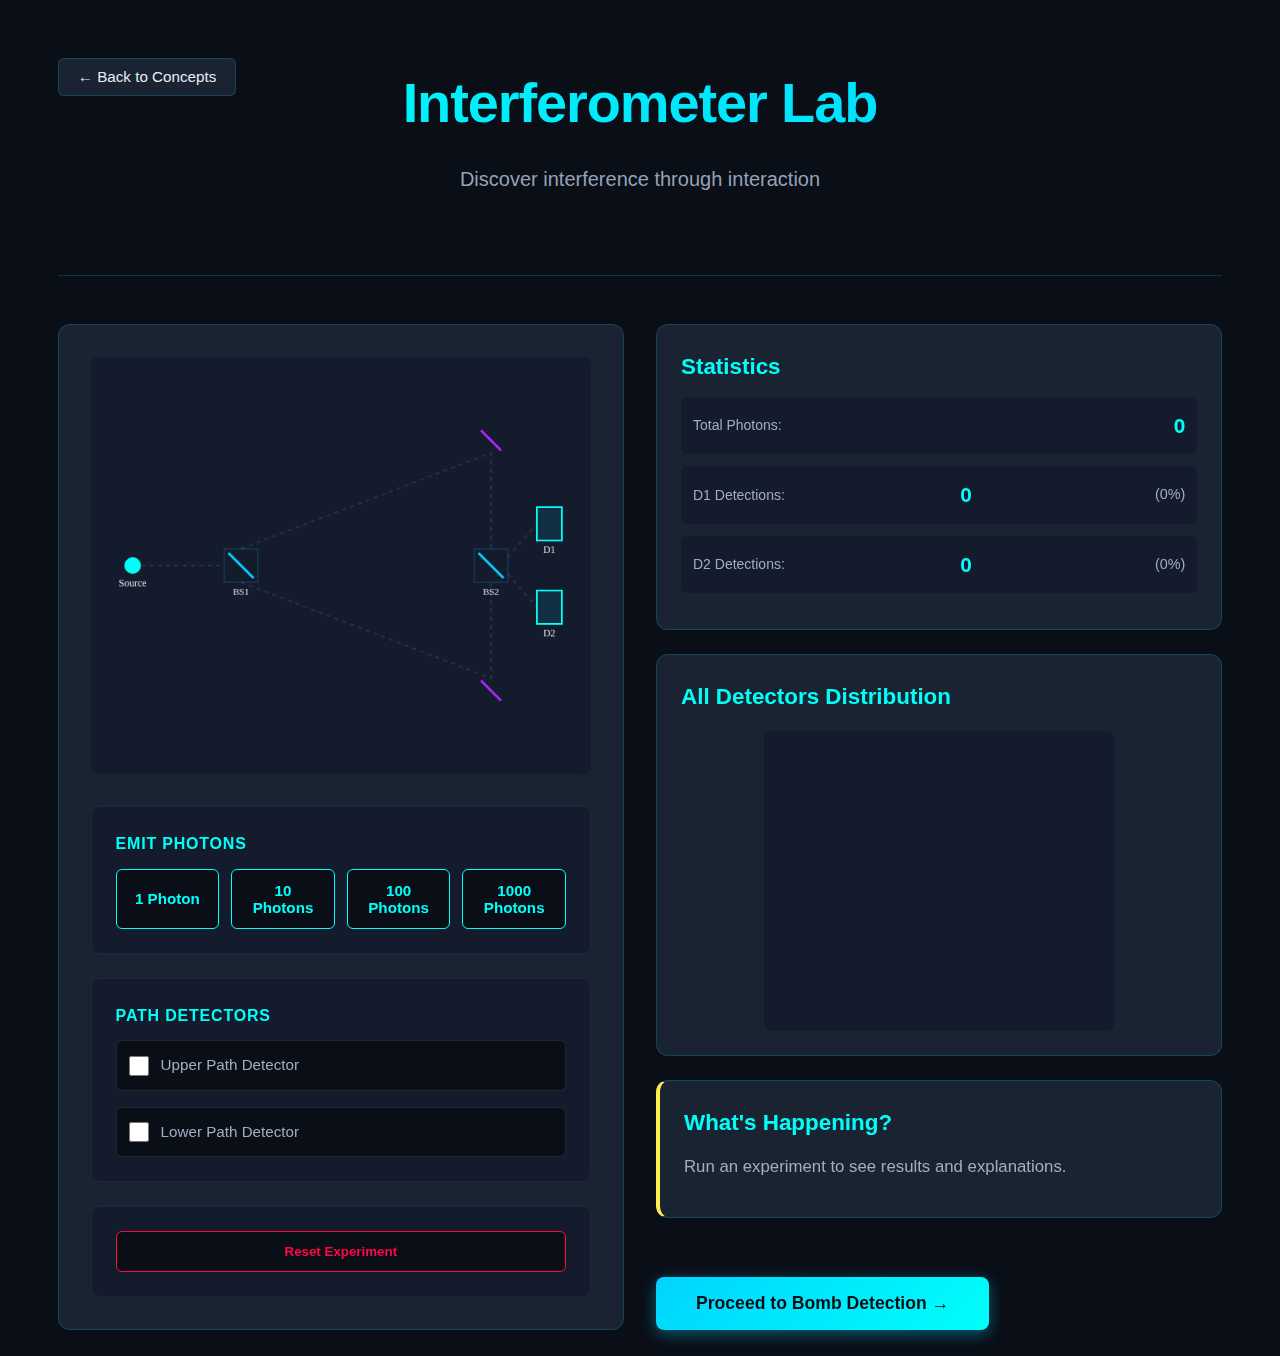
<file: interferometer.html>
<!DOCTYPE html>
<html lang="en">
<head>
    <meta charset="UTF-8">
    <meta name="viewport" content="width=device-width, initial-scale=1.0">
    <title>Interferometer Lab - Interactive Experiment</title>
    <link rel="stylesheet" href="styles.css">
</head>
<body class="lab-page">
    <div class="container">
        <header>
            <h1>Interferometer Lab</h1>
            <p class="subtitle">Discover interference through interaction</p>
            <button class="nav-button" onclick="location.href='index.html'">← Back to Concepts</button>
        </header>

        <main>
            <div class="lab-layout">
                <!-- Left: Simulation Canvas -->
                <div class="simulation-area">
                    <canvas id="labCanvas" width="600" height="500"></canvas>
                    
                    <div class="controls">
                        <div class="control-group">
                            <h3>Emit Photons</h3>
                            <div class="button-row">
                                <button onclick="experiment.emitPhotons(1)">1 Photon</button>
                                <button onclick="experiment.emitPhotons(10)">10 Photons</button>
                                <button onclick="experiment.emitPhotons(100)">100 Photons</button>
                                <button onclick="experiment.emitPhotons(1000)">1000 Photons</button>
                            </div>
                        </div>

                        <div class="control-group">
                            <h3>Path Detectors</h3>
                            <div class="toggle-row">
                                <label class="toggle">
                                    <input type="checkbox" id="upperDetector" onchange="experiment.toggleUpperDetector(this.checked)">
                                    <span>Upper Path Detector</span>
                                </label>
                                <label class="toggle">
                                    <input type="checkbox" id="lowerDetector" onchange="experiment.toggleLowerDetector(this.checked)">
                                    <span>Lower Path Detector</span>
                                </label>
                            </div>
                        </div>

                        <div class="control-group">
                            <button class="reset-button" onclick="experiment.reset()">Reset Experiment</button>
                        </div>
                    </div>
                </div>

                <!-- Right: Statistics and Results -->
                <div class="results-area">
                    <div class="stats-panel">
                        <h3>Statistics</h3>
                        <div class="stat-item">
                            <span>Total Photons:</span>
                            <strong id="totalPhotons">0</strong>
                        </div>
                        <div class="stat-item">
                            <span>D1 Detections:</span>
                            <strong id="d1Count">0</strong>
                            <span class="percentage" id="d1Percent">(0%)</span>
                        </div>
                        <div class="stat-item">
                            <span>D2 Detections:</span>
                            <strong id="d2Count">0</strong>
                            <span class="percentage" id="d2Percent">(0%)</span>
                        </div>
                        <div class="stat-item path-stat" id="pathStat" style="display: none;">
                            <span>Path Detected:</span>
                            <strong id="pathCount">0</strong>
                            <span class="percentage" id="pathPercent">(0%)</span>
                        </div>
                    </div>

                    <div class="graph-panel">
                        <h3>All Detectors Distribution</h3>
                        <canvas id="graphCanvas" width="350" height="300"></canvas>
                    </div>

                    <div class="explanation-panel">
                        <h3>What's Happening?</h3>
                        <div id="explanationText">
                            <p>Run an experiment to see results and explanations.</p>
                        </div>
                    </div>

                    <div class="next-section">
                        <button class="cta-button" onclick="location.href='bomb-game.html'">
                            Proceed to Bomb Detection →
                        </button>
                    </div>
                </div>
            </div>
        </main>
    </div>

    <script src="interferometer.js"></script>
    <script src="global-sound.js"></script>

</body>
</html>
</file>
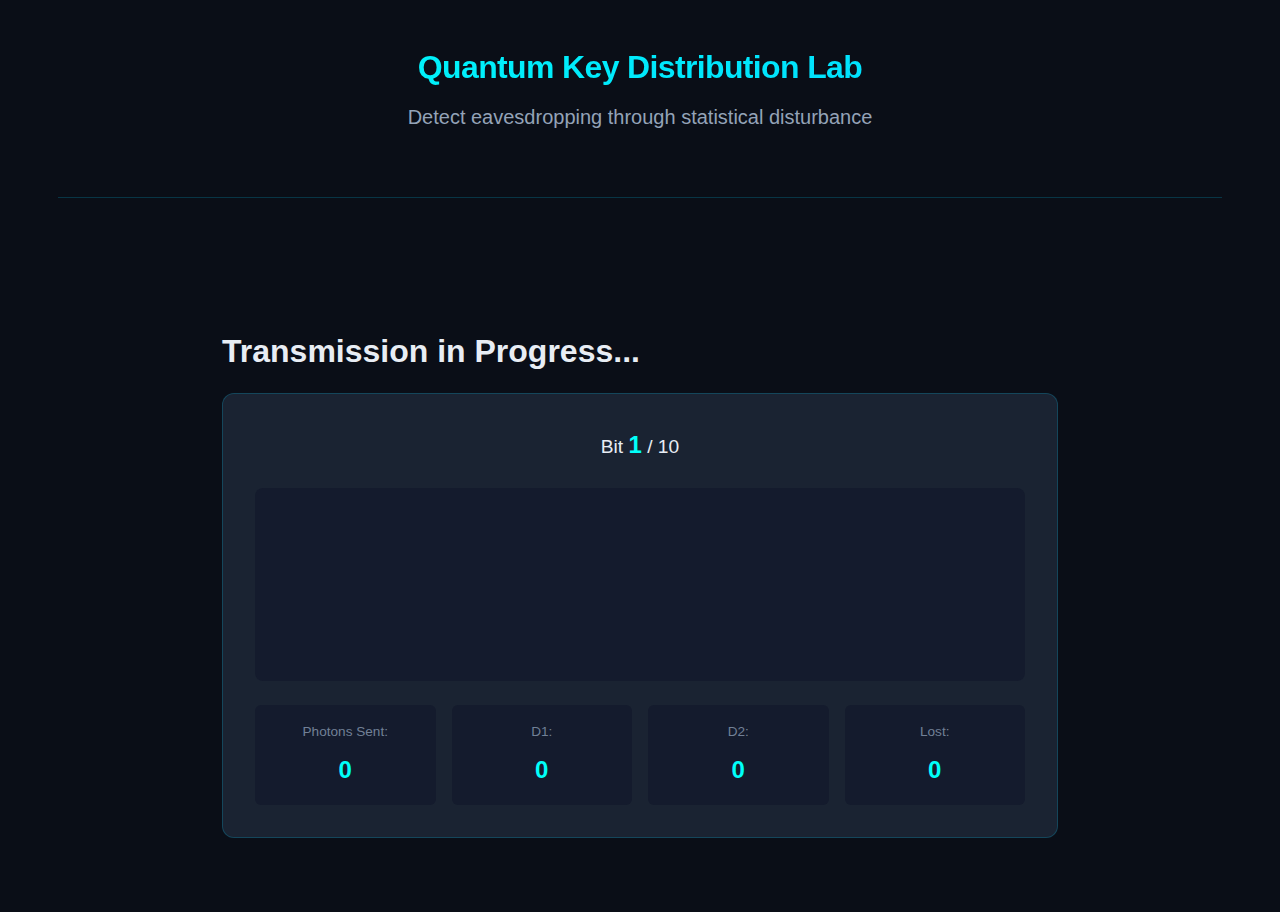
<file: qkd.html>
<!DOCTYPE html>
<html lang="en">
<head>
    <meta charset="UTF-8">
    <meta name="viewport" content="width=device-width, initial-scale=1.0">
    <title>QKD Lab - Eavesdropping Detection</title>
    <link rel="stylesheet" href="styles.css">
    <style>
        /* QKD Results Modal - Compact Styling */
        .modal {
            display: none;
            position: fixed;
            top: 0;
            left: 0;
            width: 100%;
            height: 100%;
            background: rgba(0, 0, 0, 0.95);
            z-index: 1000;
            align-items: center;
            justify-content: center;
            padding: 1rem;
        }
        
        .modal.active {
            display: flex;
        }
        
        .modal-content.qkd-results {
            background: var(--bg-card);
            border: 2px solid var(--neon-cyan);
            border-radius: 12px;
            padding: 1.5rem;
            max-width: 550px;
            width: 90%;
            max-height: 80vh;
            overflow-y: auto;
            box-shadow: 0 0 30px rgba(0, 212, 255, 0.4);
        }
        
        .modal-content.qkd-results h2 {
            text-align: center;
            margin-bottom: 1rem;
            font-size: 1.5rem;
        }
        
        .qkd-result-content {
            display: flex;
            flex-direction: column;
            gap: 1rem;
        }
        
        .result-header {
            background: var(--bg-secondary);
            padding: 1rem;
            border-radius: 8px;
            text-align: center;
        }
        
        .result-decision,
        .result-truth {
            margin-bottom: 0.5rem;
            font-size: 0.95rem;
        }
        
        .result-decision .label,
        .result-truth .label {
            color: var(--text-dim);
            font-size: 0.85rem;
        }
        
        .verdict {
            margin-top: 0.75rem;
            padding: 0.75rem;
            border-radius: 6px;
            font-size: 1.2rem;
            font-weight: 700;
        }
        
        .verdict.correct {
            background: rgba(57, 255, 20, 0.15);
            color: var(--neon-green);
            border: 2px solid var(--neon-green);
        }
        
        .verdict.incorrect {
            background: rgba(255, 8, 68, 0.15);
            color: var(--neon-red);
            border: 2px solid var(--neon-red);
        }
        
        .result-explanation {
            background: var(--bg-secondary);
            padding: 1rem;
            border-radius: 8px;
            font-size: 0.95rem;
            line-height: 1.6;
        }
        
        .result-explanation p {
            margin-bottom: 0.75rem;
            font-size: 0.95rem;
        }
        
        .result-explanation p:last-child {
            margin-bottom: 0;
        }
        
        .eve-note {
            font-style: italic;
            color: var(--neon-purple);
            font-size: 0.9rem;
        }
        
        .key-insight {
            background: linear-gradient(135deg, rgba(0, 212, 255, 0.1), rgba(176, 38, 255, 0.1));
            border: 2px solid var(--neon-cyan);
            border-radius: 8px;
            padding: 1rem;
        }
        
        .key-insight h4 {
            color: var(--neon-cyan);
            margin-bottom: 0.5rem;
            font-size: 1.1rem;
        }
        
        .key-insight p {
            font-size: 0.95rem;
            margin-bottom: 0.5rem;
        }
        
        .final-note {
            font-style: italic;
            color: var(--neon-yellow);
            font-weight: 600;
            margin-top: 0.5rem;
        }
        
        .cta-button {
            width: 100%;
            margin-top: 1rem;
            padding: 0.9rem;
            font-size: 1rem;
        }
    </style>
</head>
<body class="qkd-page">
    <div class="container">
        <header class="compact-header">
            <h1>Quantum Key Distribution Lab</h1>
            <p class="subtitle">Detect eavesdropping through statistical disturbance</p>
        </header>

        <main class="qkd-main">
            <!-- Transmission Phase (shown during animation) -->
            <div id="transmissionPhase" class="transmission-phase">
                <h2>Transmission in Progress...</h2>
                <div class="transmission-status">
                    <div class="burst-indicator">
                        <span>Bit <strong id="currentBit">1</strong> / 10</span>
                        <div class="burst-animation" id="burstAnimation"></div>
                    </div>
                    <canvas id="transmissionCanvas" width="800" height="200"></canvas>
                    <div class="transmission-stats">
                        <div class="stat">
                            <span>Photons Sent:</span>
                            <strong id="photonsSent">0</strong>
                        </div>
                        <div class="stat">
                            <span>D1:</span>
                            <strong id="txD1">0</strong>
                        </div>
                        <div class="stat">
                            <span>D2:</span>
                            <strong id="txD2">0</strong>
                        </div>
                        <div class="stat">
                            <span>Lost:</span>
                            <strong id="txLost">0</strong>
                        </div>
                    </div>
                </div>
            </div>

            <!-- Analysis Phase (shown after transmission) -->
            <div id="analysisPhase" class="analysis-phase" style="display: none;">
                <div class="qkd-grid">
                    <!-- Left: Alice's Pattern (Reference) -->
                    <div class="alice-panel">
                        <h3>Alice's Transmission Pattern</h3>
                        <p class="panel-description">Alice sent 10 bits, each encoded with 10 photons</p>
                        <div class="bit-grid" id="aliceBits"></div>
                        <div class="pattern-legend">
                            <div class="legend-item">
                                <div class="legend-color" style="background: rgba(0, 212, 255, 0.2);"></div>
                                <span>Bit 0 (Perfect interference expected)</span>
                            </div>
                            <div class="legend-item">
                                <div class="legend-color" style="background: rgba(176, 38, 255, 0.2);"></div>
                                <span>Bit 1 (Loss expected)</span>
                            </div>
                        </div>
                    </div>

                    <!-- Middle: Bob's Received Bits -->
                    <div class="bob-panel">
                        <h3>Your Received Data (Click to Inspect)</h3>
                        <p class="panel-description">Click each bit to see its photon distribution</p>
                        <div class="bit-grid" id="bobBits"></div>
                        
                        <!-- Bit Inspector -->
                        <div class="bit-inspector" id="bitInspector">
                            <h4>Bit <span id="inspectedBitNum">—</span> Details</h4>
                            <div class="photon-distribution">
                                <div class="photon-row">
                                    <span>Photons:</span>
                                    <div class="photon-display" id="photonDisplay"></div>
                                </div>
                                <div class="distribution-stats">
                                    <div class="dist-stat">
                                        <span>D1:</span>
                                        <strong id="bitD1">0</strong>
                                    </div>
                                    <div class="dist-stat">
                                        <span>D2:</span>
                                        <strong id="bitD2">0</strong>
                                    </div>
                                    <div class="dist-stat">
                                        <span>Lost:</span>
                                        <strong id="bitLost">0</strong>
                                    </div>
                                </div>
                            </div>
                        </div>
                    </div>

                    <!-- Right: Analysis & Decision -->
                    <div class="analysis-panel">
                        <h3>Statistical Analysis</h3>
                        <div class="analysis-stats">
                            <div class="analysis-stat">
                                <span>Total Photons Lost:</span>
                                <strong id="totalLoss">0</strong>
                                <span class="percentage" id="lossPercent">(0%)</span>
                            </div>
                            <div class="analysis-stat warning">
                                <span>Disturbed Bits:</span>
                                <strong id="disturbedBits">0</strong>
                            </div>
                            <div class="analysis-stat warning">
                                <span>Disturbance Rate:</span>
                                <strong id="disturbanceRate">0%</strong>
                            </div>
                        </div>

                        <div class="key-insight">
                            <h4>⚠️ Key Insight</h4>
                            <p>Loss ≠ Eavesdropping</p>
                            <p>Disturbance across photons reveals Eve</p>
                        </div>

                        <div class="eve-decision">
                            <h4>Was there an eavesdropper?</h4>
                            <div class="eve-buttons">
                                <button class="eve-btn eve-present" id="eveYes" onclick="qkdLab.selectEve(true)">
                                    Eve Present
                                </button>
                                <button class="eve-btn eve-absent" id="eveNo" onclick="qkdLab.selectEve(false)">
                                    Eve Absent
                                </button>
                            </div>
                            <button class="submit-btn" onclick="qkdLab.submitDecision()">
                                Submit Decision
                            </button>
                        </div>
                    </div>
                </div>
            </div>

            <!-- Results Modal -->
            <div id="resultsModal" class="modal">
                <div class="modal-content qkd-results">
                    <h2>Analysis Results</h2>
                    <div id="resultsBody"></div>
                    <button class="cta-button" onclick="qkdLab.restart()">New Transmission</button>
                </div>
            </div>
        </main>
    </div>

    <script src="qkd.js"></script>
</body>
</html>
</file>
<file: styles.css>
/* ============================================
   GLOBAL STYLES & VARIABLES
   ============================================ */

:root {
    /* Core Colors */
    --bg-primary: #0a0e17;
    --bg-secondary: #141b2d;
    --bg-card: #1a2332;
    --bg-hover: #222d42;
    
    /* Neon Accents */
    --neon-blue: #00d4ff;
    --neon-cyan: #00fff9;
    --neon-purple: #b026ff;
    --neon-green: #39ff14;
    --neon-red: #ff0844;
    --neon-yellow: #ffed4e;
    
    /* Text Colors */
    --text-primary: #e8edf4;
    --text-secondary: #a0aec0;
    --text-dim: #718096;
    
    /* Photon Path Colors */
    --photon-color: var(--neon-cyan);
    --path-upper: var(--neon-blue);
    --path-lower: var(--neon-purple);
    
    /* UI Elements */
    --border-color: rgba(0, 212, 255, 0.2);
    --shadow-glow: 0 0 20px rgba(0, 212, 255, 0.3);
}

* {
    margin: 0;
    padding: 0;
    box-sizing: border-box;
}

body {
    font-family: 'Segoe UI', -apple-system, BlinkMacSystemFont, sans-serif;
    background: var(--bg-primary);
    color: var(--text-primary);
    line-height: 1.6;
    min-height: 100vh;
    overflow-x: hidden;
}

.container {
    max-width: 1400px;
    margin: 0 auto;
    padding: 2rem;
}

/* ============================================
   TYPOGRAPHY
   ============================================ */

h1 {
    font-size: 3rem;
    font-weight: 700;
    background: linear-gradient(135deg, var(--neon-cyan), var(--neon-blue));
    -webkit-background-clip: text;
    -webkit-text-fill-color: transparent;
    background-clip: text;
    margin-bottom: 0.5rem;
    letter-spacing: -0.02em;
}

h2 {
    font-size: 1.8rem;
    color: var(--text-primary);
    margin: 2rem 0 1rem;
    font-weight: 600;
}

h3 {
    font-size: 1.2rem;
    color: var(--neon-cyan);
    margin-bottom: 0.75rem;
    font-weight: 600;
}

p {
    color: var(--text-secondary);
    font-size: 1.05rem;
    margin-bottom: 1rem;
}

strong {
    color: var(--text-primary);
    font-weight: 600;
}

em {
    color: var(--neon-cyan);
    font-style: italic;
}

.subtitle {
    font-size: 1.25rem;
    color: var(--text-secondary);
    margin-bottom: 2rem;
}

/* ============================================
   HEADER & NAVIGATION
   ============================================ */

header {
    text-align: center;
    padding: 2rem 0;
    border-bottom: 1px solid var(--border-color);
    margin-bottom: 3rem;
    position: relative;
}

.nav-button {
    position: absolute;
    left: 0;
    top: 2rem;
    padding: 0.6rem 1.2rem;
    background: var(--bg-card);
    border: 1px solid var(--border-color);
    color: var(--text-primary);
    border-radius: 6px;
    cursor: pointer;
    font-size: 0.95rem;
    transition: all 0.3s ease;
}

.nav-button:hover {
    background: var(--bg-hover);
    border-color: var(--neon-cyan);
    box-shadow: var(--shadow-glow);
}

/* ============================================
   CONCEPT PAGE STYLES
   ============================================ */

.intro {
    max-width: 800px;
    margin: 0 auto 3rem;
    text-align: center;
}

.canvas-section {
    background: var(--bg-card);
    border: 1px solid var(--border-color);
    border-radius: 12px;
    padding: 2rem;
    margin: 3rem 0;
}

#systemCanvas {
    display: block;
    margin: 0 auto;
    background: var(--bg-secondary);
    border-radius: 8px;
}

.core-concepts {
    max-width: 900px;
    margin: 3rem auto;
}

.concept-card {
    display: flex;
    gap: 1.5rem;
    background: var(--bg-card);
    border: 1px solid var(--border-color);
    border-radius: 12px;
    padding: 1.5rem;
    margin-bottom: 1.5rem;
    transition: all 0.3s ease;
}

.concept-card:hover {
    border-color: var(--neon-cyan);
    box-shadow: var(--shadow-glow);
    transform: translateY(-2px);
}

.concept-number {
    flex-shrink: 0;
    width: 60px;
    height: 60px;
    background: linear-gradient(135deg, var(--neon-blue), var(--neon-cyan));
    border-radius: 50%;
    display: flex;
    align-items: center;
    justify-content: center;
    font-size: 1.8rem;
    font-weight: 700;
    color: var(--bg-primary);
}

.concept-content {
    flex: 1;
}

.concept-content h3 {
    margin-top: 0;
}

.thought-experiment {
    max-width: 800px;
    margin: 3rem auto;
}

.thought-box {
    background: var(--bg-card);
    border-left: 4px solid var(--neon-purple);
    padding: 2rem;
    border-radius: 8px;
}

.thought-box p {
    margin-bottom: 1.5rem;
}

.highlight {
    color: var(--neon-yellow);
    font-weight: 600;
    font-size: 1.1rem;
}

.next-steps {
    text-align: center;
    margin: 4rem auto;
    max-width: 600px;
}

/* ============================================
   BUTTONS
   ============================================ */

button {
    font-family: inherit;
    cursor: pointer;
    transition: all 0.3s ease;
}

.cta-button {
    background: linear-gradient(135deg, var(--neon-blue), var(--neon-cyan));
    color: var(--bg-primary);
    font-size: 1.1rem;
    font-weight: 600;
    padding: 1rem 2.5rem;
    border: none;
    border-radius: 8px;
    margin-top: 1.5rem;
    box-shadow: 0 4px 15px rgba(0, 212, 255, 0.4);
}

.cta-button:hover {
    transform: translateY(-2px);
    box-shadow: 0 6px 25px rgba(0, 212, 255, 0.6);
}

.cta-button:active {
    transform: translateY(0);
}

/* ============================================
   LAB PAGE STYLES
   ============================================ */

.lab-layout {
    display: grid;
    grid-template-columns: 1fr 400px;
    gap: 2rem;
    margin-top: 2rem;
}

.simulation-area {
    background: var(--bg-card);
    border: 1px solid var(--border-color);
    border-radius: 12px;
    padding: 2rem;
}

#labCanvas {
    display: block;
    margin: 0 auto 2rem;
    background: var(--bg-secondary);
    border-radius: 8px;
}

.controls {
    display: flex;
    flex-direction: column;
    gap: 1.5rem;
}

.control-group {
    background: var(--bg-secondary);
    padding: 1.5rem;
    border-radius: 8px;
    border: 1px solid rgba(255, 255, 255, 0.05);
}

.control-group h3 {
    margin-top: 0;
    font-size: 1rem;
    text-transform: uppercase;
    letter-spacing: 0.05em;
}

.button-row {
    display: flex;
    gap: 0.75rem;
    flex-wrap: wrap;
}

.button-row button {
    flex: 1;
    min-width: 100px;
    padding: 0.75rem 1rem;
    background: var(--bg-primary);
    border: 1px solid var(--neon-cyan);
    color: var(--neon-cyan);
    border-radius: 6px;
    font-weight: 600;
    font-size: 0.95rem;
}

.button-row button:hover {
    background: var(--neon-cyan);
    color: var(--bg-primary);
    box-shadow: 0 0 15px rgba(0, 212, 255, 0.5);
}

.toggle-row {
    display: flex;
    flex-direction: column;
    gap: 1rem;
}

.toggle {
    display: flex;
    align-items: center;
    gap: 0.75rem;
    cursor: pointer;
    padding: 0.75rem;
    background: var(--bg-primary);
    border-radius: 6px;
    border: 1px solid rgba(255, 255, 255, 0.1);
    transition: all 0.3s ease;
}

.toggle:hover {
    background: var(--bg-hover);
    border-color: var(--neon-cyan);
}

.toggle input[type="checkbox"] {
    width: 20px;
    height: 20px;
    cursor: pointer;
    accent-color: var(--neon-cyan);
}

.toggle span {
    color: var(--text-secondary);
    font-size: 0.95rem;
}

.toggle input:checked + span {
    color: var(--neon-cyan);
    font-weight: 600;
}

.reset-button {
    width: 100%;
    padding: 0.75rem;
    background: var(--bg-primary);
    border: 1px solid var(--neon-red);
    color: var(--neon-red);
    border-radius: 6px;
    font-weight: 600;
}

.reset-button:hover {
    background: rgba(255, 8, 68, 0.1);
    box-shadow: 0 0 15px rgba(255, 8, 68, 0.3);
}

/* ============================================
   RESULTS AREA
   ============================================ */

.results-area {
    display: flex;
    flex-direction: column;
    gap: 1.5rem;
}

.stats-panel, .graph-panel, .explanation-panel {
    background: var(--bg-card);
    border: 1px solid var(--border-color);
    border-radius: 12px;
    padding: 1.5rem;
}

.stat-item {
    display: flex;
    justify-content: space-between;
    align-items: center;
    padding: 0.75rem;
    background: var(--bg-secondary);
    border-radius: 6px;
    margin-bottom: 0.75rem;
}

.stat-item span {
    color: var(--text-secondary);
}

.stat-item strong {
    color: var(--neon-cyan);
    font-size: 1.3rem;
}

.percentage {
    color: var(--text-dim);
    font-size: 0.9rem;
    margin-left: 0.5rem;
}

#graphCanvas {
    display: block;
    margin: 1rem auto 0;
    background: var(--bg-secondary);
    border-radius: 8px;
}

.explanation-panel {
    border-left: 4px solid var(--neon-yellow);
}

.explanation-panel p {
    margin-bottom: 0.75rem;
    line-height: 1.7;
}

.next-section {
    margin-top: auto;
}

/* ============================================
   GAME PAGE STYLES (NEW)
   ============================================ */

#gameCanvas {
    display: block;
    margin: 0 auto 2rem;
    background: var(--bg-secondary);
    border-radius: 8px;
}

.status-item {
    background: var(--bg-secondary);
    padding: 1rem;
    border-radius: 8px;
    text-align: center;
    border: 1px solid rgba(255, 255, 255, 0.05);
}

.status-item span {
    display: block;
    color: var(--text-dim);
    font-size: 0.85rem;
    text-transform: uppercase;
    letter-spacing: 0.05em;
    margin-bottom: 0.5rem;
}

.status-item strong {
    display: block;
    font-size: 2rem;
    color: var(--neon-cyan);
}

/* ============================================
   QKD PAGE STYLES
   ============================================ */

.qkd-page {
    background: var(--bg-primary);
}

.qkd-main {
    padding: 1rem;
    max-height: calc(100vh - 100px);
    overflow-y: auto;
}

/* Transmission Phase */
.transmission-phase {
    max-width: 900px;
    margin: 0 auto;
    padding: 2rem;
}

.transmission-status {
    background: var(--bg-card);
    border: 1px solid var(--border-color);
    border-radius: 12px;
    padding: 2rem;
}

.burst-indicator {
    text-align: center;
    margin-bottom: 1.5rem;
    font-size: 1.2rem;
}

.burst-indicator strong {
    color: var(--neon-cyan);
    font-size: 1.5rem;
}

#transmissionCanvas {
    display: block;
    margin: 1rem auto;
    background: var(--bg-secondary);
    border-radius: 8px;
    max-width: 100%;
    height: auto;
}

.transmission-stats {
    display: grid;
    grid-template-columns: repeat(4, 1fr);
    gap: 1rem;
    margin-top: 1.5rem;
}

.transmission-stats .stat {
    background: var(--bg-secondary);
    padding: 1rem;
    border-radius: 6px;
    text-align: center;
}

.transmission-stats .stat span {
    display: block;
    font-size: 0.85rem;
    color: var(--text-dim);
    margin-bottom: 0.5rem;
}

.transmission-stats .stat strong {
    display: block;
    font-size: 1.5rem;
    color: var(--neon-cyan);
}

/* Analysis Phase */
.analysis-phase {
    padding: 1rem;
}

.qkd-grid {
    display: grid;
    grid-template-columns: 1fr 1fr 350px;
    gap: 1rem;
    max-width: 1600px;
    margin: 0 auto;
}

.alice-panel, .bob-panel, .analysis-panel {
    background: var(--bg-card);
    border: 1px solid var(--border-color);
    border-radius: 12px;
    padding: 1.5rem;
}

.alice-panel h3, .bob-panel h3, .analysis-panel h3 {
    margin-top: 0;
    font-size: 1.1rem;
    color: var(--neon-cyan);
}

.panel-description {
    font-size: 0.9rem;
    color: var(--text-dim);
    margin-bottom: 1rem;
}

.bit-grid {
    display: grid;
    grid-template-columns: repeat(5, 1fr);
    gap: 0.75rem;
    margin-bottom: 1.5rem;
}

.bit-card {
    background: var(--bg-secondary);
    border: 2px solid rgba(255, 255, 255, 0.1);
    border-radius: 8px;
    padding: 0.75rem;
    text-align: center;
    cursor: pointer;
    transition: all 0.3s ease;
}

.bit-card:hover {
    border-color: var(--neon-cyan);
    transform: translateY(-2px);
}

.bit-card.selected {
    border-color: var(--neon-cyan);
    box-shadow: 0 0 15px rgba(0, 212, 255, 0.4);
}

.alice-bit.bit-0 {
    background: rgba(0, 212, 255, 0.1);
    border-color: var(--neon-blue);
}

.alice-bit.bit-1 {
    background: rgba(176, 38, 255, 0.1);
    border-color: var(--neon-purple);
}

.bit-label {
    font-size: 0.75rem;
    color: var(--text-dim);
    margin-bottom: 0.25rem;
}

.bit-value {
    font-size: 1.5rem;
    font-weight: 700;
    color: var(--neon-cyan);
    font-family: 'Courier New', monospace;
}

.bit-stats {
    font-size: 0.75rem;
    color: var(--text-dim);
    margin-top: 0.25rem;
}

.pattern-legend {
    margin-top: 1rem;
    padding-top: 1rem;
    border-top: 1px solid rgba(255, 255, 255, 0.1);
}

.legend-item {
    display: flex;
    align-items: center;
    gap: 0.5rem;
    margin-bottom: 0.5rem;
    font-size: 0.85rem;
}

.legend-color {
    width: 20px;
    height: 20px;
    border-radius: 4px;
    border: 1px solid rgba(255, 255, 255, 0.2);
}

/* Bit Inspector */
.bit-inspector {
    background: var(--bg-secondary);
    border: 1px solid var(--border-color);
    border-radius: 8px;
    padding: 1rem;
}

.bit-inspector h4 {
    margin-top: 0;
    font-size: 1rem;
    color: var(--text-primary);
}

.photon-distribution {
    margin-top: 1rem;
}

.photon-row {
    margin-bottom: 1rem;
}

.photon-row span {
    display: block;
    font-size: 0.85rem;
    color: var(--text-dim);
    margin-bottom: 0.5rem;
}

.photon-display {
    display: grid;
    grid-template-columns: repeat(5, 1fr);
    gap: 0.5rem;
}

.photon-result {
    background: var(--bg-primary);
    padding: 0.5rem;
    border-radius: 4px;
    text-align: center;
    font-size: 0.75rem;
    font-weight: 600;
    border: 1px solid rgba(255, 255, 255, 0.1);
}

.photon-result.d1 {
    background: rgba(0, 212, 255, 0.2);
    color: var(--neon-blue);
    border-color: var(--neon-blue);
}

.photon-result.d2 {
    background: rgba(176, 38, 255, 0.2);
    color: var(--neon-purple);
    border-color: var(--neon-purple);
}

.photon-result.lost {
    background: rgba(255, 8, 68, 0.1);
    color: var(--neon-red);
    border-color: var(--neon-red);
}

.distribution-stats {
    display: grid;
    grid-template-columns: repeat(3, 1fr);
    gap: 0.5rem;
    margin-top: 1rem;
}

.dist-stat {
    background: var(--bg-primary);
    padding: 0.5rem;
    border-radius: 4px;
    text-align: center;
}

.dist-stat span {
    display: block;
    font-size: 0.75rem;
    color: var(--text-dim);
}

.dist-stat strong {
    display: block;
    font-size: 1.2rem;
    color: var(--neon-cyan);
    margin-top: 0.25rem;
}

/* Analysis Panel */
.analysis-stats {
    background: var(--bg-secondary);
    padding: 1rem;
    border-radius: 8px;
    margin-bottom: 1.5rem;
}

.analysis-stat {
    display: flex;
    justify-content: space-between;
    align-items: center;
    padding: 0.75rem;
    margin-bottom: 0.5rem;
    background: var(--bg-primary);
    border-radius: 4px;
}

.analysis-stat.warning {
    border-left: 3px solid var(--neon-yellow);
}

.analysis-stat span:first-child {
    color: var(--text-secondary);
    font-size: 0.9rem;
}

.analysis-stat strong {
    color: var(--neon-cyan);
    font-size: 1.2rem;
}

.analysis-stat.warning strong {
    color: var(--neon-yellow);
}

.key-insight {
    background: rgba(255, 237, 78, 0.1);
    border: 1px solid var(--neon-yellow);
    border-radius: 8px;
    padding: 1rem;
    margin-bottom: 1.5rem;
}

.key-insight h4 {
    margin-top: 0;
    color: var(--neon-yellow);
    font-size: 0.95rem;
}

.key-insight p {
    margin: 0.5rem 0;
    font-size: 0.9rem;
    color: var(--text-secondary);
}

.eve-decision {
    background: var(--bg-secondary);
    padding: 1.5rem;
    border-radius: 8px;
}

.eve-decision h4 {
    margin-top: 0;
    color: var(--text-primary);
    text-align: center;
}

.eve-buttons {
    display: flex;
    flex-direction: column;
    gap: 0.75rem;
    margin: 1rem 0;
}

.eve-btn {
    padding: 1rem;
    border-radius: 6px;
    font-weight: 700;
    text-transform: uppercase;
    cursor: pointer;
    transition: all 0.3s ease;
    border: 2px solid;
}

.eve-btn.eve-present {
    background: rgba(255, 8, 68, 0.1);
    border-color: var(--neon-red);
    color: var(--neon-red);
}

.eve-btn.eve-present:hover,
.eve-btn.eve-present.selected {
    background: var(--neon-red);
    color: var(--bg-primary);
}

.eve-btn.eve-absent {
    background: rgba(57, 255, 20, 0.1);
    border-color: var(--neon-green);
    color: var(--neon-green);
}

.eve-btn.eve-absent:hover,
.eve-btn.eve-absent.selected {
    background: var(--neon-green);
    color: var(--bg-primary);
}

.submit-btn {
    width: 100%;
    padding: 1rem;
    background: linear-gradient(135deg, var(--neon-blue), var(--neon-cyan));
    color: var(--bg-primary);
    border: none;
    border-radius: 6px;
    font-weight: 700;
    text-transform: uppercase;
    cursor: pointer;
    margin-top: 1rem;
    transition: all 0.3s ease;
}

.submit-btn:hover {
    transform: translateY(-2px);
    box-shadow: 0 6px 20px rgba(0, 212, 255, 0.5);
}

/* QKD Results */
.qkd-results {
    max-width: 900px;
}

.qkd-result-grid {
    display: flex;
    flex-direction: column;
    gap: 1.5rem;
}

.qkd-result-grid .result-section {
    background: var(--bg-secondary);
    padding: 1.5rem;
    border-radius: 8px;
    border: 1px solid rgba(255, 255, 255, 0.05);
}

.qkd-result-grid .result-section h3 {
    margin-top: 0;
    color: var(--neon-cyan);
}

.verdict {
    text-align: center;
    font-size: 1.5rem;
    font-weight: 700;
    padding: 1rem;
    margin-top: 1rem;
    border-radius: 8px;
}

.verdict.correct {
    background: rgba(57, 255, 20, 0.2);
    color: var(--neon-green);
    border: 2px solid var(--neon-green);
}

.verdict.incorrect {
    background: rgba(255, 8, 68, 0.2);
    color: var(--neon-red);
    border: 2px solid var(--neon-red);
}

.result-section.explanation ul {
    margin-left: 1.5rem;
    color: var(--text-secondary);
}

.result-section.explanation li {
    margin-bottom: 0.5rem;
}

.eve-measurements {
    background: var(--bg-primary);
    padding: 1rem;
    border-radius: 6px;
    margin-top: 1rem;
    font-family: 'Courier New', monospace;
    font-size: 0.9rem;
}

.eve-measure-row {
    padding: 0.25rem 0;
    color: var(--text-secondary);
}

.result-section.key-lesson {
    background: linear-gradient(135deg, rgba(0, 212, 255, 0.1), rgba(176, 38, 255, 0.1));
    border: 2px solid var(--neon-cyan);
}

.result-section.key-lesson p {
    margin: 0.75rem 0;
}

/* ============================================
   MODAL
   ============================================ */

.modal {
    display: none;
    position: fixed;
    top: 0;
    left: 0;
    width: 100%;
    height: 100%;
    background: rgba(0, 0, 0, 0.9);
    z-index: 1000;
    align-items: center;
    justify-content: center;
}

.modal.active {
    display: flex;
}

.modal-content {
    background: var(--bg-card);
    border: 2px solid var(--neon-cyan);
    border-radius: 16px;
    padding: 3rem;
    max-width: 600px;
    box-shadow: 0 0 50px rgba(0, 212, 255, 0.5);
    animation: modalSlideIn 0.4s ease;
}

@keyframes modalSlideIn {
    from {
        opacity: 0;
        transform: translateY(-30px);
    }
    to {
        opacity: 1;
        transform: translateY(0);
    }
}

#modalTitle {
    margin-bottom: 1.5rem;
    text-align: center;
}

#modalBody {
    margin-bottom: 2rem;
    line-height: 1.8;
}

#modalBody p {
    margin-bottom: 1rem;
}

#modalBody strong {
    color: var(--neon-cyan);
}

/* ============================================
   FOOTER
   ============================================ */

footer {
    text-align: center;
    padding: 3rem 0 2rem;
    margin-top: 4rem;
    border-top: 1px solid var(--border-color);
    color: var(--text-dim);
    font-size: 0.9rem;
}

/* ============================================
   RESPONSIVE DESIGN
   ============================================ */

.no-scroll {
    overflow: hidden;
    height: 100vh;
}

.compact-header {
    text-align: center;
    padding: 1rem 0;
    border-bottom: 1px solid var(--border-color);
}

.compact-header h1 {
    font-size: 2rem;
    margin-bottom: 0.5rem;
}

.game-status-bar {
    display: flex;
    justify-content: center;
    gap: 2rem;
    margin-top: 0.5rem;
}

.game-main {
    padding: 1rem;
    height: calc(100vh - 120px);
    overflow: hidden;
}

.game-grid {
    display: grid;
    grid-template-columns: 1fr 350px 200px;
    grid-template-rows: 1fr;
    gap: 1rem;
    height: 100%;
}

.channels-area {
    background: var(--bg-card);
    border: 1px solid var(--border-color);
    border-radius: 8px;
    padding: 1rem;
    overflow: hidden;
}

.channel-grid {
    display: grid;
    grid-template-columns: repeat(auto-fit, minmax(80px, 1fr));
    gap: 0.75rem;
    max-height: 100%;
}

.channel-btn-compact {
    background: var(--bg-secondary);
    border: 2px solid rgba(255, 255, 255, 0.1);
    border-radius: 8px;
    padding: 1rem 0.5rem;
    cursor: pointer;
    transition: all 0.3s ease;
    min-height: 80px;
    display: flex;
    flex-direction: column;
    align-items: center;
    justify-content: center;
    gap: 0.5rem;
}

.channel-btn-compact:hover {
    background: var(--bg-hover);
    border-color: var(--neon-cyan);
}

.channel-btn-compact.selected {
    border-color: var(--neon-cyan);
    box-shadow: 0 0 15px rgba(0, 212, 255, 0.4);
}

.channel-btn-compact.active {
    border-color: var(--neon-blue);
}

.channel-btn-compact.locked {
    border-color: var(--neon-green);
    opacity: 0.7;
}

.channel-btn-compact.exploded {
    border-color: var(--neon-red);
    background: rgba(255, 8, 68, 0.1);
}

.ch-label {
    font-size: 1rem;
    font-weight: 700;
    color: var(--text-primary);
}

.ch-stat {
    font-size: 0.85rem;
    color: var(--text-dim);
}

.ch-icon {
    font-size: 1.5rem;
}

.channel-info {
    background: var(--bg-card);
    border: 1px solid var(--border-color);
    border-radius: 8px;
    padding: 1rem;
    display: flex;
    flex-direction: column;
}

.channel-info h3 {
    margin: 0 0 0.75rem 0;
    font-size: 1.1rem;
}

.channel-stats-compact {
    display: grid;
    grid-template-columns: repeat(2, 1fr);
    gap: 0.5rem;
    margin-bottom: 1rem;
}

.stat-compact {
    background: var(--bg-secondary);
    padding: 0.5rem;
    border-radius: 4px;
    display: flex;
    flex-direction: column;
    align-items: center;
}

.stat-compact span {
    font-size: 0.75rem;
    color: var(--text-dim);
}

.stat-compact strong {
    font-size: 1.1rem;
    color: var(--neon-cyan);
}

.explosion-compact strong {
    color: var(--neon-red);
}

#channelGraph {
    margin-top: auto;
}

.controls-area {
    background: var(--bg-card);
    border: 1px solid var(--border-color);
    border-radius: 8px;
    padding: 1rem;
    display: flex;
    flex-direction: column;
    gap: 1rem;
}

.control-btns {
    display: flex;
    flex-direction: column;
    gap: 0.5rem;
}

.control-btns button {
    padding: 0.75rem;
    background: var(--bg-secondary);
    border: 1px solid var(--neon-cyan);
    color: var(--neon-cyan);
    border-radius: 6px;
    cursor: pointer;
    font-weight: 600;
    transition: all 0.3s ease;
}

.control-btns button:hover {
    background: var(--neon-cyan);
    color: var(--bg-primary);
}

.decision-btns {
    display: flex;
    flex-direction: column;
    gap: 0.5rem;
    margin-top: auto;
}

.bomb-btn {
    padding: 1rem;
    background: rgba(255, 8, 68, 0.1);
    border: 2px solid var(--neon-red);
    color: var(--neon-red);
    border-radius: 6px;
    cursor: pointer;
    font-weight: 700;
    text-transform: uppercase;
    transition: all 0.3s ease;
}

.bomb-btn:hover {
    background: var(--neon-red);
    color: var(--bg-primary);
}

.safe-btn {
    padding: 1rem;
    background: rgba(57, 255, 20, 0.1);
    border: 2px solid var(--neon-green);
    color: var(--neon-green);
    border-radius: 6px;
    cursor: pointer;
    font-weight: 700;
    text-transform: uppercase;
    transition: all 0.3s ease;
}

.safe-btn:hover {
    background: var(--neon-green);
    color: var(--bg-primary);
}

.results-summary {
    text-align: center;
    margin-bottom: 1.5rem;
}

.score-display {
    font-size: 1.5rem;
    margin-top: 0.5rem;
}

.score-display strong {
    color: var(--neon-cyan);
    font-size: 2rem;
}

.results-stats {
    background: var(--bg-secondary);
    padding: 1rem;
    border-radius: 8px;
    margin-bottom: 1.5rem;
}

.result-row {
    display: flex;
    justify-content: space-between;
    padding: 0.5rem;
    border-bottom: 1px solid rgba(255, 255, 255, 0.05);
}

.result-row:last-child {
    border-bottom: none;
}

.highlight-row {
    background: rgba(0, 212, 255, 0.05);
    border-left: 3px solid var(--neon-cyan);
}

.explosion-text {
    color: var(--neon-red);
}

.safe-text {
    color: var(--neon-green);
}

.wow-box {
    background: linear-gradient(135deg, rgba(0, 212, 255, 0.1), rgba(176, 38, 255, 0.1));
    border: 2px solid var(--neon-cyan);
    border-radius: 12px;
    padding: 1.5rem;
    margin: 1.5rem 0;
}

.wow-box h3 {
    margin-top: 0;
    color: var(--neon-cyan);
}

.wow-stat {
    font-size: 1.3rem;
    text-align: center;
    margin: 1rem 0;
    color: var(--neon-green);
}

.wow-emphasis {
    font-weight: 700;
    color: var(--neon-yellow);
    text-align: center;
    font-size: 1.1rem;
}

.channel-breakdown {
    margin-top: 1.5rem;
}

.results-table-compact {
    width: 100%;
    border-collapse: collapse;
    margin-top: 0.75rem;
}

.results-table-compact th {
    background: var(--bg-secondary);
    padding: 0.5rem;
    text-align: left;
    color: var(--neon-cyan);
    font-size: 0.9rem;
}

.results-table-compact td {
    padding: 0.5rem;
    border-bottom: 1px solid rgba(255, 255, 255, 0.05);
    font-size: 0.9rem;
}

.bomb-cell {
    color: var(--neon-red);
    font-weight: 600;
}

.safe-cell {
    color: var(--neon-green);
    font-weight: 600;
}

@media (max-width: 1200px) {
    .lab-layout, .game-layout {
        grid-template-columns: 1fr;
    }
    
    .results-area {
        order: 2;
    }
}

@media (max-width: 768px) {
    .container {
        padding: 1rem;
    }
    
    h1 {
        font-size: 2rem;
    }
    
    .button-row {
        flex-direction: column;
    }
    
    .button-row button {
        width: 100%;
    }
    
    #labCanvas, #gameCanvas, #systemCanvas {
        width: 100%;
        height: auto;
    }
}

/* ============================================
   ANIMATIONS
   ============================================ */

@keyframes photonPulse {
    0%, 100% {
        opacity: 0.6;
    }
    50% {
        opacity: 1;
    }
}

@keyframes glowPulse {
    0%, 100% {
        box-shadow: 0 0 10px rgba(0, 212, 255, 0.3);
    }
    50% {
        box-shadow: 0 0 25px rgba(0, 212, 255, 0.6);
    }
}






/*==========================================================================*/
/* ===== LANDING PAGE ===== */

/* MODE SELECTION PAGE */
.mode-page {
  background: radial-gradient(circle at top, #0a0f2c, #020617);
  color: #e5e7eb;
  min-height: 100vh;
  display: flex;
  align-items: center;
  justify-content: center;
  font-family: 'Segoe UI', sans-serif;
}

.mode-container {
  text-align: center;
  max-width: 900px;
}

.mode-container h1 {
  font-size: 2.8rem;
  margin-bottom: 0.5rem;
}

.subtitle {
  color: #94a3b8;
  margin-bottom: 3rem;
}

.mode-cards {
  display: grid;
  grid-template-columns: repeat(auto-fit, minmax(260px, 1fr));
  gap: 2rem;
}

.mode-card {
  background: rgba(255,255,255,0.05);
  border: 1px solid rgba(255,255,255,0.1);
  border-radius: 16px;
  padding: 2rem;
  transition: transform 0.3s, box-shadow 0.3s;
}

.mode-card:hover {
  transform: translateY(-6px);
  box-shadow: 0 15px 40px rgba(0,0,0,0.4);
}

.mode-card h2 {
  margin-bottom: 1rem;
}

.mode-card p {
  font-size: 0.95rem;
  color: #cbd5f5;
  margin-bottom: 1.8rem;
}

.mode-card button {
  padding: 0.7rem 1.4rem;
  border: none;
  border-radius: 30px;
  background: #6366f1;
  color: white;
  cursor: pointer;
  font-size: 1rem;
}

.mode-card button:hover {
  background: #4f46e5;
}

.mode-card.engineering {
  border: 1px solid rgba(99,102,241,0.4);
}




/* ===== ENGINEERING MODE PAGE ===== */

.engineering-page {
  background: radial-gradient(circle at top, #070b14, #020617);
  min-height: 100vh;
  font-family: 'Segoe UI', system-ui, sans-serif;
  color: #e5e7eb;
  overflow-x: hidden;
}

.eng-bg-glow {
  position: absolute;
  width: 700px;
  height: 700px;
  background: radial-gradient(circle, rgba(176,38,255,0.25), transparent 70%);
  top: -200px;
  right: -200px;
  filter: blur(140px);
}

.engineering-container {
  position: relative;
  z-index: 2;
  max-width: 1200px;
  margin: auto;
  padding: 4rem 1.5rem;
}

/* Header */
.engineering-header {
  text-align: center;
  margin-bottom: 4rem;
}

.engineering-header h1 {
  font-size: 3rem;
  background: linear-gradient(135deg, #b026ff, #00d4ff);
  -webkit-background-clip: text;
  -webkit-text-fill-color: transparent;
}

.engineering-header p {
  color: #94a3b8;
  font-size: 1.1rem;
  margin-top: 0.5rem;
}

/* Application Cards */
.application-grid {
  display: grid;
  grid-template-columns: repeat(auto-fit, minmax(320px, 1fr));
  gap: 2.5rem;
}

.application-card {
  background: rgba(255,255,255,0.05);
  border: 1px solid rgba(255,255,255,0.12);
  border-radius: 20px;
  padding: 2.5rem;
  backdrop-filter: blur(16px);
  transition: transform 0.4s ease, box-shadow 0.4s ease;
  position: relative;
}

.application-card.active:hover {
  transform: translateY(-10px);
  box-shadow: 0 30px 60px rgba(0,0,0,0.5);
}

.application-card.disabled {
  opacity: 0.5;
  filter: grayscale(1);
}

/* Tags */
.app-tag {
  position: absolute;
  top: -12px;
  left: 20px;
  background: #6366f1;
  color: white;
  padding: 0.3rem 0.9rem;
  border-radius: 999px;
  font-size: 0.75rem;
  font-weight: 700;
}

.app-tag.coming {
  background: #475569;
}

/* Content */
.application-card h2 {
  margin-top: 1rem;
  margin-bottom: 0.75rem;
  font-size: 1.4rem;
}

.application-card p {
  color: #cbd5f5;
  font-size: 0.95rem;
  margin-bottom: 1.5rem;
}

.app-features {
  list-style: none;
  padding: 0;
  margin-bottom: 2rem;
}

.app-features li {
  margin-bottom: 0.5rem;
  font-size: 0.9rem;
}

/* Buttons */
.application-card button {
  padding: 0.8rem 1.8rem;
  border-radius: 999px;
  border: none;
  font-size: 1rem;
  cursor: pointer;
  background: linear-gradient(135deg, #6366f1, #8b5cf6);
  color: white;
  transition: transform 0.2s, box-shadow 0.2s;
}

.application-card button:hover:not(:disabled) {
  transform: scale(1.05);
  box-shadow: 0 12px 30px rgba(99,102,241,0.6);
}

.application-card button:disabled {
  background: #334155;
  cursor: not-allowed;
}

/* Footer */
.engineering-footer {
  text-align: center;
  margin-top: 4rem;
  color: #64748b;
  font-size: 0.85rem;
}


/* ===============================
   NO-SCROLL LANDING LAYOUT
   =============================== */

html, body {
  height: 100%;
  margin: 0;
}

body.landing {
  background: radial-gradient(circle at top, #0b1028, #020617);
  font-family: 'Segoe UI', system-ui, sans-serif;
  color: #e5e7eb;
  overflow: hidden;
}

/* Ambient glow */
.ambient-glow {
  position: fixed;
  width: 800px;
  height: 800px;
  background: radial-gradient(circle, rgba(0,212,255,0.25), transparent 70%);
  top: -300px;
  left: 50%;
  transform: translateX(-50%);
  filter: blur(160px);
  animation: breathe 7s ease-in-out infinite;
}

@keyframes breathe {
  0%,100% { opacity: 0.6; }
  50% { opacity: 1; }
}

/* Grid layout */
.landing-grid {
  position: relative;
  z-index: 2;
  height: 100vh;
  display: grid;
  grid-template-rows: auto 1fr auto;
  padding: 3rem 4rem;
}

/* Header */
.landing-header {
  text-align: center;
}

.landing-header h1 {
  font-size: 3rem;
  background: linear-gradient(135deg, #00fff9, #00d4ff);
  -webkit-background-clip: text;
  -webkit-text-fill-color: transparent;
}

.landing-header p {
  margin-top: 0.6rem;
  color: #94a3b8;
}

.landing-header span {
  color: #a5b4fc;
}

/* Principle strip */
.principle-strip {
  display: grid;
  grid-template-columns: 1fr 1.2fr 1fr;
  align-items: center;
  gap: 2rem;
}

.path {
  display: flex;
  flex-direction: column;
  align-items: center;
  color: #cbd5f5;
  font-size: 0.9rem;
}

.path .dot {
  width: 14px;
  height: 14px;
  border-radius: 50%;
  background: #00fff9;
  margin: 0.6rem 0;
  animation: pulseDot 1.8s infinite;
}

@keyframes pulseDot {
  0% { transform: scale(1); opacity: 0.6; }
  50% { transform: scale(1.4); opacity: 1; }
  100% { transform: scale(1); opacity: 0.6; }
}

.principle-text {
  background: rgba(255,255,255,0.05);
  border: 1px solid rgba(255,255,255,0.15);
  border-radius: 16px;
  padding: 2rem;
  backdrop-filter: blur(12px);
  text-align: center;
}

.principle-text strong {
  color: #00fff9;
  display: block;
  margin-bottom: 0.5rem;
}

.principle-text p {
  font-size: 0.95rem;
  color: #c7d2fe;
  margin: 0.4rem 0;
}

.principle-text .emphasis {
  color: #b026ff;
  font-style: italic;
  margin-top: 0.6rem;
}

/* ===============================
   LIGHT MODE BUTTON LAYOUT
   =============================== */

.mode-entrances {
  display: grid;
  grid-template-columns: 1fr 1fr;
  gap: 4rem;
  align-items: center;
}

/* Lightweight mode containers */
.mode-box {
  text-align: center;
  padding: 1.5rem 1rem;
}

.mode-box h2 {
  font-size: 1.4rem;
  margin-bottom: 0.4rem;
}

.mode-box p {
  font-size: 0.95rem;
  color: #94a3b8;
  margin-bottom: 1.5rem;
}

/* Minimal, elegant buttons */
.mode-box button {
  background: transparent;
  border: 1.5px solid rgba(165, 180, 252, 0.4);
  color: #a5b4fc;
  padding: 0.6rem 1.6rem;
  border-radius: 999px;
  font-size: 0.95rem;
  cursor: pointer;
  transition: all 0.25s ease;
}

/* Hover effect */
.mode-box button:hover {
  border-color: #00fff9;
  color: #00fff9;
  box-shadow: 0 0 18px rgba(0, 255, 249, 0.35);
  transform: translateY(-2px);
}
/* ===============================
   EYE-CATCHING CTA BUTTONS
   =============================== */

.cta {
  position: relative;
  background: linear-gradient(135deg, #00fff9, #6366f1);
  color: #020617;
  border: none;
  padding: 0.75rem 2.2rem;
  border-radius: 999px;
  font-size: 1rem;
  font-weight: 600;
  cursor: pointer;
  letter-spacing: 0.2px;
  display: inline-flex;
  align-items: center;
  gap: 0.5rem;
  box-shadow:
    0 0 0 rgba(0,0,0,0),
    0 0 25px rgba(0, 255, 249, 0.35);
  transition: all 0.25s ease;
  animation: glowPulseBtn 3s ease-in-out infinite;
}

/* Different personality for Engineering */
.engineering-btn {
  background: linear-gradient(135deg, #b026ff, #6366f1);
  box-shadow: 0 0 25px rgba(176, 38, 255, 0.35);
}

/* Hover = energy spike */
.cta:hover {
  transform: translateY(-3px) scale(1.04);
  box-shadow:
    0 0 35px rgba(0, 255, 249, 0.6),
    0 10px 30px rgba(0,0,0,0.4);
}

/* Arrow animation */
.cta span {
  display: inline-block;
  transition: transform 0.25s ease;
}

.cta:hover span {
  transform: translateX(6px);
}

/* Breathing glow animation */
@keyframes glowPulseBtn {
  0%, 100% {
    box-shadow: 0 0 18px rgba(0, 255, 249, 0.35);
  }
  50% {
    box-shadow: 0 0 30px rgba(0, 255, 249, 0.6);
  }
}

/* Engineering pulse override */
.engineering-btn {
  animation: glowPulseEng 3s ease-in-out infinite;
}

@keyframes glowPulseEng {
  0%, 100% {
    box-shadow: 0 0 18px rgba(176, 38, 255, 0.35);
  }
  50% {
    box-shadow: 0 0 30px rgba(176, 38, 255, 0.6);
  }
}

/* ===============================
   MODE PANELS (BOXED SECTIONS)
   =============================== */

.mode-panels {
  display: grid;
  grid-template-columns: 1fr 1fr;
  gap: 4rem;
  margin-top: 2.5rem;
  align-items: center;
}

/* Main panel box */
.mode-panel {
  background: rgba(255, 255, 255, 0.05);
  border: 1.5px solid rgba(255, 255, 255, 0.18);
  border-radius: 22px;
  padding: 2.6rem 2.4rem;
  text-align: center;
  backdrop-filter: blur(16px);
  transition: transform 0.35s ease, box-shadow 0.35s ease;
  position: relative;
}

/* Hover lift */
.mode-panel:hover {
  transform: translateY(-8px);
}

/* Titles */
.mode-panel h2 {
  font-size: 1.6rem;
  margin-bottom: 0.6rem;
}

/* Description */
.mode-desc {
  color: #94a3b8;
  font-size: 0.95rem;
  margin-bottom: 2rem;
}

/* ===============================
   PANEL BUTTONS
   =============================== */

.panel-btn {
  padding: 0.75rem 2.2rem;
  border-radius: 999px;
  font-size: 1rem;
  font-weight: 600;
  cursor: pointer;
  border: none;
  transition: all 0.25s ease;
}

/* Learning style */
.learning-panel {
  box-shadow: 0 0 0 rgba(0,0,0,0);
}

.learning-btn {
  background: linear-gradient(135deg, #00fff9, #00d4ff);
  color: #020617;
  box-shadow: 0 0 28px rgba(0, 255, 249, 0.45);
}

.learning-btn:hover {
  transform: translateY(-3px) scale(1.05);
  box-shadow: 0 0 42px rgba(0, 255, 249, 0.7);
}

/* Engineering style */
.engineering-panel {
  box-shadow: 0 0 0 rgba(0,0,0,0);
}

.engineering-btn {
  background: linear-gradient(135deg, #b026ff, #6366f1);
  color: white;
  box-shadow: 0 0 28px rgba(176, 38, 255, 0.45);
}

.engineering-btn:hover {
  transform: translateY(-3px) scale(1.05);
  box-shadow: 0 0 42px rgba(176, 38, 255, 0.7);
}

/* ===============================
   PERFECTLY CENTER PRINCIPLE BOX
   =============================== */

.principle-wrapper {
  width: 100%;
  display: flex;
  justify-content: center;   /* horizontal center */
  align-items: center;
  margin: 2.5rem 0;
}

.principle-box {
  max-width: 520px;
  width: 100%;
  text-align: center;
}
.principle-box {
  transform: translateX(-4px);
}

/* ===============================
   FORCE PRINCIPLE TO CENTER
   =============================== */

.principle-row {
  width: 100%;
  display: grid;
  place-items: center;   /* centers horizontally + vertically */
  margin: 2.5rem 0 3rem;
}

.principle-box {
  max-width: 560px;
  width: 100%;
  background: rgba(255, 255, 255, 0.05);
  border: 1.5px solid rgba(255, 255, 255, 0.18);
  border-radius: 18px;
  padding: 2rem 2.2rem;
  text-align: center;
  backdrop-filter: blur(14px);
}

.principle-box h3 {
  color: #00fff9;
  margin-bottom: 0.6rem;
}

.principle-box p {
  color: #cbd5f5;
  font-size: 0.95rem;
  line-height: 1.6;
}

.principle-box .emphasis {
  margin-top: 0.6rem;
  color: #b026ff;
  font-style: italic;
}



/*=======================================================================================================================*/








/* ============================================
   GLOBAL STYLES & VARIABLES
   ============================================ */

:root {
    /* Core Colors */
    --bg-primary: #0a0e17;
    --bg-secondary: #141b2d;
    --bg-card: #1a2332;
    --bg-hover: #222d42;
    
    /* Neon Accents */
    --neon-blue: #00d4ff;
    --neon-cyan: #00fff9;
    --neon-purple: #b026ff;
    --neon-green: #39ff14;
    --neon-red: #ff0844;
    --neon-yellow: #ffed4e;
    
    /* Text Colors */
    --text-primary: #e8edf4;
    --text-secondary: #a0aec0;
    --text-dim: #718096;
    
    /* UI Elements */
    --border-color: rgba(0, 212, 255, 0.2);
    --shadow-glow: 0 0 20px rgba(0, 212, 255, 0.3);
}

* {
    margin: 0;
    padding: 0;
    box-sizing: border-box;
}

body {
    font-family: 'Segoe UI', -apple-system, BlinkMacSystemFont, sans-serif;
    background: var(--bg-primary);
    color: var(--text-primary);
    line-height: 1.6;
    min-height: 100vh;
    overflow-x: hidden;
    /* Font size scales with screen width */
    font-size: clamp(14px, 1vw, 18px);
}

.container {
    width: 95%;
    max-width: 1600px;
    margin: 0 auto;
    padding: 2vw;
}

/* ============================================
   TYPOGRAPHY (Dynamic Scaling)
   ============================================ */

h1 {
    font-size: clamp(2rem, 5vw, 3.5rem);
    font-weight: 700;
    background: linear-gradient(135deg, var(--neon-cyan), var(--neon-blue));
    -webkit-background-clip: text;
    -webkit-text-fill-color: transparent;
    background-clip: text;
    margin-bottom: 1rem;
}

h2 { font-size: clamp(1.4rem, 3vw, 2rem); margin: 2rem 0 1rem; }
h3 { font-size: clamp(1.1rem, 2vw, 1.4rem); color: var(--neon-cyan); }

/* ============================================
   DYNAMIC LAYOUTS
   ============================================ */

.lab-layout {
    display: grid;
    /* Replaced 400px with fractional/percentage logic */
    grid-template-columns: repeat(auto-fit, minmax(min(100%, 450px), 1fr));
    gap: 2rem;
    margin-top: 2rem;
}

/* Responsive Canvas Wrapper */
canvas {
    max-width: 100%;
    height: auto !important; /* Forces aspect ratio maintenance */
    display: block;
    margin: 0 auto;
}

.concept-card {
    display: flex;
    flex-wrap: wrap; /* Wraps on small screens */
    gap: 1.5rem;
    padding: 1.5rem;
    background: var(--bg-card);
    border: 1px solid var(--border-color);
    border-radius: 12px;
    margin-bottom: 1.5rem;
}

/* ============================================
   QKD GRID (Dynamic Widths)
   ============================================ */

.qkd-grid {
    display: grid;
    /* Fluid columns that collapse based on available space */
    grid-template-columns: repeat(auto-fit, minmax(min(100%, 350px), 1fr));
    gap: 1.5rem;
    max-width: 100%;
}

.bit-grid {
    display: grid;
    grid-template-columns: repeat(auto-fill, minmax(60px, 1fr));
    gap: 0.5rem;
}

/* ============================================
   GAME GRID (Dynamic Widths)
   ============================================ */

.game-grid {
    display: grid;
    /* Replaced hardcoded 350px/200px with minmax */
    grid-template-columns: 1fr minmax(280px, 0.3fr) minmax(180px, 0.2fr);
    gap: 1rem;
    height: auto;
    min-height: 70vh;
}

@media (max-width: 1100px) {
    .game-grid {
        grid-template-columns: 1fr;
    }
}
</file>
<file: styles-advanced.css>
/* ============================================
   ADVANCED LAB LAYOUT - EXTENDS BASE STYLES
   Compact efficient layout with reduced margins
   ============================================ */

/* Override container padding for more space */
.lab-page .container {
    padding: 1rem 0.5rem !important;
    max-width: 100% !important;
}

.lab-layout-advanced {
    display: flex;
    flex-direction: column;
    gap: 1.5rem;
    margin-top: 1rem;
}

/* ============================================
   TOP SECTION: Interferometer + Controls
   ============================================ */

.top-section {
    display: grid;
    grid-template-columns: 650px 1fr;
    gap: 1.5rem;
}

/* Square Interferometer Container */
.interferometer-container {
    background: var(--bg-card);
    border: 1px solid var(--border-color);
    border-radius: 12px;
    padding: 1.5rem;
    display: flex;
    align-items: center;
    justify-content: center;
    height: fit-content;
}

#labCanvas {
    display: block;
    background: var(--bg-secondary);
    border-radius: 8px;
}

/* All Controls in 2x2 Grid */
.controls-container {
    display: grid;
    grid-template-columns: repeat(2, 1fr);
    grid-template-rows: auto auto auto;
    gap: 1rem;
}

/* Control Panels */
.control-section {
    background: var(--bg-card);
    border: 1px solid var(--border-color);
    border-radius: 12px;
    padding: 1.25rem;
}

.control-section h3 {
    margin: 0 0 0.75rem 0;
    font-size: 0.95rem;
    color: var(--neon-cyan);
    text-transform: uppercase;
    letter-spacing: 0.05em;
}

/* Basic controls and path detectors share first row */
.control-section:nth-child(1) {
    /* Photon emission */
}

.control-section:nth-child(2) {
    /* Path detectors */
}

/* Laser and Material in second row */
.control-section:nth-child(3) {
    /* Laser */
}

.control-section:nth-child(4) {
    /* Material */
}

/* Environment and Reset in third row */
.control-section:nth-child(5) {
    /* Environment */
}

.control-section:nth-child(6) {
    /* Reset button placeholder */
    display: flex;
    align-items: center;
    justify-content: center;
}

/* ============================================
   BOTTOM SECTION: Outputs in Rectangle
   ============================================ */

.outputs-section {
    display: grid;
    grid-template-columns: repeat(4, 1fr);
    gap: 1.5rem;
}

.output-panel {
    background: var(--bg-card);
    border: 1px solid var(--border-color);
    border-radius: 12px;
    padding: 1.25rem;
}

.output-panel h3 {
    margin: 0 0 1rem 0;
    font-size: 1rem;
    color: var(--neon-cyan);
    text-transform: uppercase;
    letter-spacing: 0.05em;
}

.explanation-output {
    grid-column: span 1;
}

/* ============================================
   COMPACT WAVELENGTH CONTROLS
   ============================================ */

.wavelength-compact {
    display: flex;
    flex-direction: column;
    gap: 0.75rem;
}

.wavelength-readout {
    display: flex;
    align-items: center;
    justify-content: center;
    gap: 0.5rem;
    padding: 1rem;
    background: var(--bg-secondary);
    border-radius: 8px;
}

.wavelength-value {
    font-size: 2.2rem;
    font-weight: 700;
    color: var(--text-primary);
    font-family: 'Courier New', monospace;
}

.wavelength-unit {
    font-size: 1rem;
    color: var(--text-secondary);
    align-self: flex-end;
    margin-bottom: 0.3rem;
}

.color-preview-small {
    width: 30px;
    height: 30px;
    border-radius: 50%;
    border: 2px solid var(--border-color);
    margin-left: 0.5rem;
    box-shadow: 0 0 15px currentColor;
    animation: colorPulse 2s ease-in-out infinite;
}

.wavelength-slider {
    width: 100%;
    height: 6px;
    background: var(--bg-secondary);
    border-radius: 3px;
    outline: none;
    -webkit-appearance: none;
}

.wavelength-slider::-webkit-slider-thumb {
    -webkit-appearance: none;
    width: 18px;
    height: 18px;
    background: var(--neon-cyan);
    border-radius: 50%;
    cursor: pointer;
    box-shadow: 0 0 8px var(--neon-cyan);
}

.wavelength-slider::-moz-range-thumb {
    width: 18px;
    height: 18px;
    background: var(--neon-cyan);
    border-radius: 50%;
    cursor: pointer;
    border: none;
    box-shadow: 0 0 8px var(--neon-cyan);
}

.spectrum-bar-compact {
    height: 16px;
    background: linear-gradient(to right, 
        #8b00ff 0%,
        #4b0082 10%,
        #0000ff 20%,
        #00ffff 35%,
        #00ff00 50%,
        #ffff00 65%,
        #ff7f00 80%,
        #ff0000 90%,
        #8b0000 100%
    );
    border-radius: 8px;
    border: 1px solid rgba(255, 255, 255, 0.1);
}

.preset-buttons-compact {
    display: flex;
    gap: 0.5rem;
}

.preset-btn-small {
    flex: 1;
    padding: 0.4rem 0.5rem;
    background: var(--bg-secondary);
    border: 1px solid var(--border-color);
    color: var(--text-primary);
    border-radius: 4px;
    font-size: 0.8rem;
    cursor: pointer;
    transition: all 0.2s ease;
}

.preset-btn-small:hover {
    transform: translateY(-2px);
    box-shadow: 0 4px 12px rgba(0, 0, 0, 0.3);
}

.preset-btn-small.violet {
    border-color: #8b00ff;
    color: #8b00ff;
}

.preset-btn-small.violet:hover {
    background: rgba(139, 0, 255, 0.1);
}

.preset-btn-small.green {
    border-color: #00ff00;
    color: #00ff00;
}

.preset-btn-small.green:hover {
    background: rgba(0, 255, 0, 0.1);
}

.preset-btn-small.red {
    border-color: #ff0000;
    color: #ff0000;
}

.preset-btn-small.red:hover {
    background: rgba(255, 0, 0, 0.1);
}

/* ============================================
   MATERIAL LAB COMPACT
   ============================================ */

.material-select {
    width: 100%;
    padding: 0.5rem;
    background: var(--bg-secondary);
    border: 1px solid var(--border-color);
    color: var(--text-primary);
    border-radius: 6px;
    margin-top: 0.5rem;
    cursor: pointer;
    font-size: 0.9rem;
}

.material-select:focus {
    outline: none;
    border-color: var(--neon-purple);
}

.material-info-compact {
    padding: 0.5rem;
    background: var(--bg-secondary);
    border-radius: 4px;
    margin-top: 0.5rem;
    font-size: 0.85rem;
    color: var(--neon-purple);
    text-align: center;
}

/* ============================================
   NOISE CONTROLS COMPACT
   ============================================ */

.snr-display-compact {
    padding: 0.5rem;
    background: var(--bg-secondary);
    border-radius: 4px;
    text-align: center;
    margin-top: 0.5rem;
    font-size: 0.85rem;
    color: var(--text-secondary);
}

.snr-display-compact strong {
    color: var(--neon-yellow);
    font-size: 1rem;
}

/* ============================================
   OSCILLOSCOPE COMPACT
   ============================================ */

.oscilloscope-display {
    background: #000;
    border-radius: 8px;
    padding: 0.5rem;
    border: 2px solid rgba(57, 255, 20, 0.3);
    margin-bottom: 0.75rem;
}

#oscilloscope {
    display: block;
    width: 100%;
    height: auto;
    background: #001a00;
    border-radius: 4px;
}

.scope-controls {
    display: flex;
    gap: 0.75rem;
    justify-content: center;
    margin-bottom: 0.75rem;
}

.scope-label {
    display: flex;
    align-items: center;
    gap: 0.4rem;
    cursor: pointer;
    padding: 0.4rem 0.6rem;
    background: var(--bg-secondary);
    border-radius: 4px;
    font-size: 0.85rem;
}

.scope-label input[type="checkbox"] {
    cursor: pointer;
}

.scope-explanation-compact {
    font-size: 0.85rem;
    line-height: 1.4;
    color: var(--text-secondary);
    padding: 0.75rem;
    background: var(--bg-secondary);
    border-radius: 6px;
}

.scope-explanation-compact p {
    margin: 0 0 0.4rem 0;
    color: var(--text-secondary);
}

.scope-explanation-compact p:last-child {
    margin-bottom: 0;
}

.scope-explanation-compact strong {
    color: var(--neon-green);
}

.scope-reading-normal {
    color: var(--neon-cyan);
}

.scope-reading-interference {
    color: var(--neon-yellow);
}

.scope-reading-path {
    color: var(--neon-red);
}

/* ============================================
   INTERFERENCE PATTERN
   ============================================ */

#interferencePattern {
    display: block;
    width: 100%;
    height: auto;
    background: var(--bg-secondary);
    border-radius: 8px;
}

/* ============================================
   RESPONSIVE LAYOUT
   ============================================ */

@media (max-width: 1400px) {
    .top-section {
        grid-template-columns: 1fr;
    }
    
    .interferometer-container {
        justify-self: center;
    }
    
    .controls-container {
        grid-template-columns: repeat(2, 1fr);
    }
    
    .outputs-section {
        grid-template-columns: repeat(2, 1fr);
    }
    
    .explanation-output {
        grid-column: span 2;
    }
}

@media (max-width: 900px) {
    .controls-container {
        grid-template-columns: 1fr;
    }
    
    .outputs-section {
        grid-template-columns: 1fr;
    }
    
    .explanation-output {
        grid-column: span 1;
    }
    
    .interferometer-container {
        padding: 1rem;
    }
    
    #labCanvas {
        max-width: 100%;
        height: auto;
    }
}

/* ============================================
   ANIMATIONS
   ============================================ */

@keyframes colorPulse {
    0%, 100% {
        opacity: 0.8;
    }
    50% {
        opacity: 1;
    }
}




/*=====================================================================================================================*/



/* ============================================
   ADVANCED LAB LAYOUT - DYNAMIC REFIT
   ============================================ */

.lab-page .container {
    padding: 1rem !important;
    max-width: 1800px !important;
}

.top-section {
    display: grid;
    /* Replaced 650px with a percentage-based minmax */
    grid-template-columns: minmax(auto, 60%) 1fr;
    gap: 2rem;
    align-items: start;
}

.interferometer-container {
    width: 100%;
    aspect-ratio: 16 / 10; /* Maintains shape across devices */
    background: var(--bg-card);
    border: 1px solid var(--border-color);
    border-radius: 12px;
    padding: 1vw;
}

#labCanvas {
    width: 100%;
    height: 100%;
    object-fit: contain;
}

/* ============================================
   DYNAMIC CONTROL GRID
   ============================================ */

.controls-container {
    display: grid;
    /* Dynamically adjusts columns based on container width */
    grid-template-columns: repeat(auto-fit, minmax(220px, 1fr));
    gap: 1rem;
}

.control-section {
    height: 100%;
    padding: 1.25rem;
}

/* ============================================
   OUTPUTS SECTION (Fluid 4-column)
   ============================================ */

.outputs-section {
    display: grid;
    grid-template-columns: repeat(auto-fit, minmax(280px, 1fr));
    gap: 1.5rem;
    margin-top: 1.5rem;
}

/* Ensure wavelength value stays readable */
.wavelength-value {
    font-size: clamp(1.5rem, 3vw, 2.5rem);
}

/* ============================================
   LANDING PAGE (Perfect Fluidity)
   ============================================ */

.mode-panels {
    display: grid;
    grid-template-columns: repeat(auto-fit, minmax(320px, 1fr));
    gap: clamp(1rem, 4vw, 4rem);
    width: 100%;
    padding: 0 2vw;
}

.mode-panel {
    width: 100%;
    padding: clamp(1.5rem, 3vw, 2.6rem);
}

/* Mobile Adjustments */
@media (max-width: 900px) {
    .top-section {
        grid-template-columns: 1fr;
    }
    
    .interferometer-container {
        aspect-ratio: auto;
        height: 40vh;
    }
}
</file>
